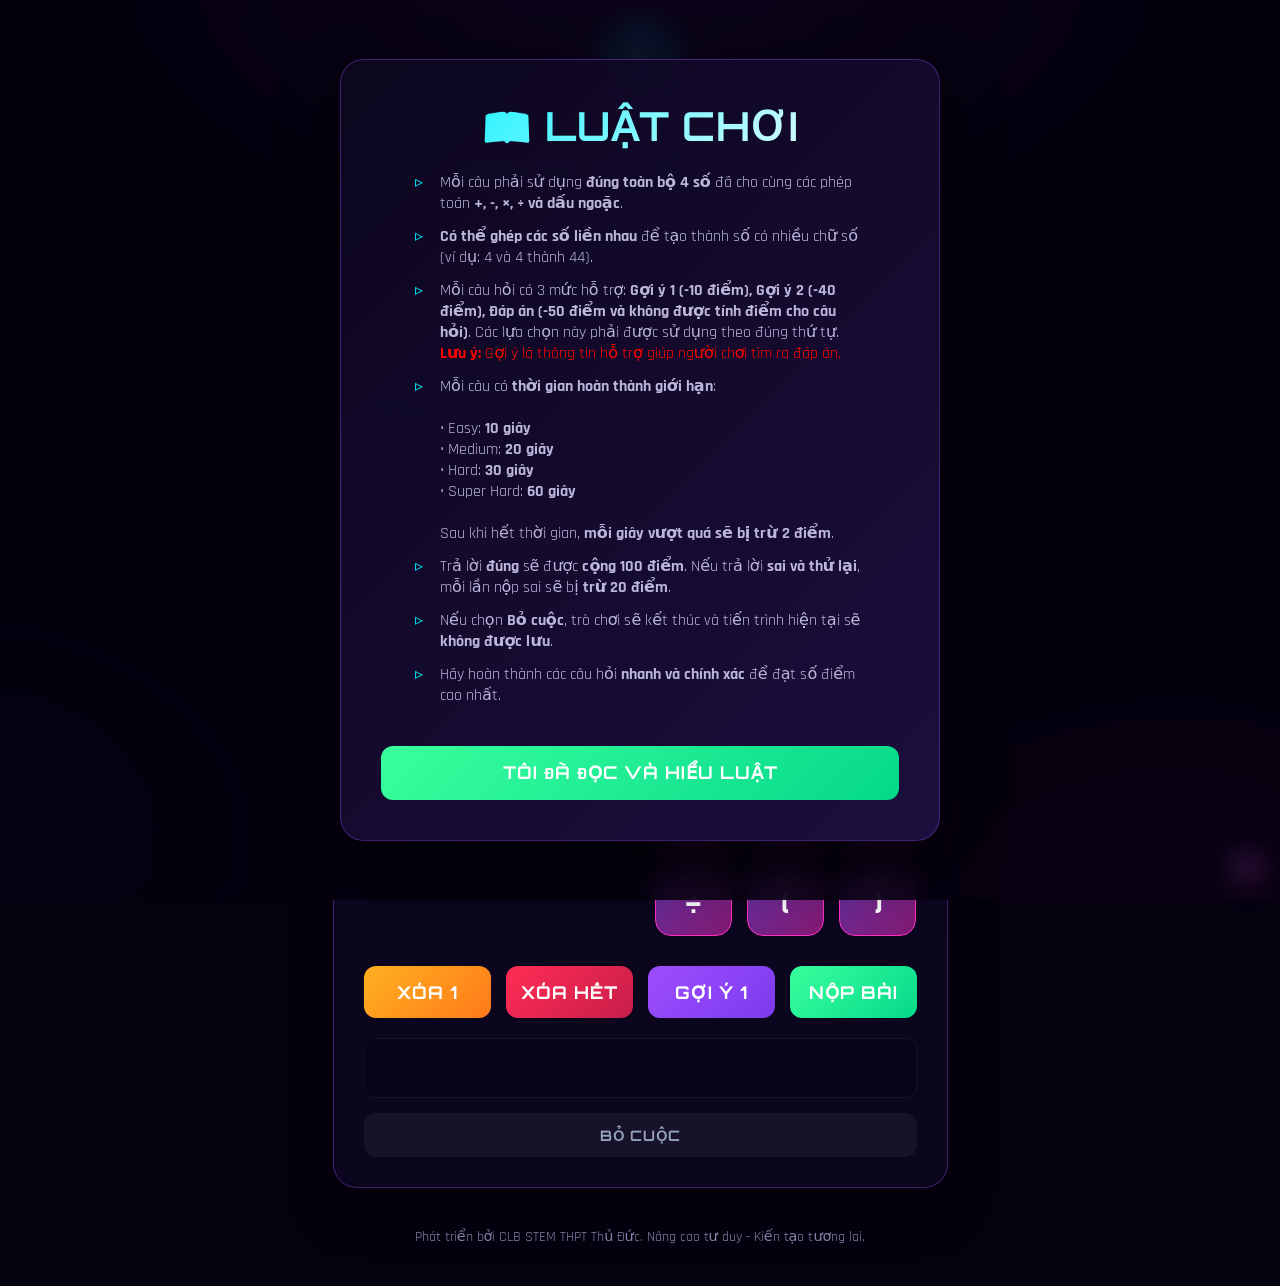
<file: pages/game1.html>
<!DOCTYPE html>
<html lang="vi">

<head>
    <meta charset="UTF-8">
    <meta name="viewport" content="width=device-width, initial-scale=1.0">
    <title>STEM Mathrix - Game</title>
    <link rel="icon" href="../images/LOGO STEM official.png" type="image/svg+xml">
    <link href="https://fonts.googleapis.com/css2?family=Orbitron:wght@600;700;800;900&family=Rajdhani:wght@400;500;600;700&display=swap" rel="stylesheet">
    <link rel="stylesheet" href="../css/theme.css">
    <link rel="stylesheet" href="../css/game1.css">
</head>
<body>
    <div class="bg-fx" aria-hidden="true">
        <div class="bg-fx__stars"></div>
        <div class="bg-fx__grid"></div>
    </div>

    <header class="site-header">
        <div class="brand-container">
            <img src="../images/LOGO STEM official.png" alt="Logo CLB STEM" class="club-logo">
        </div>
        <div class="header-text">
            <div class="club-slogan">CLB STEM THPT Thủ Đức</div>
            <h1>Game 1 - Mathrix</h1>
            <p>Thử thách tư duy logic toán học với 4 số</p>
        </div>
    </header>

    <!-- GAME PAGE -->
    <section id="gamePage" class="container">
        <div class="game-panel">

            <!-- Trạng thái game -->
            <div class="status-bar">
                <!-- Player name removed per refactor -->
                <div class="status-item">
                    <span class="status-label">Điểm</span>
                    <span class="status-value score" id="scoreValue">0</span>
                </div>
                <div class="status-item">
                    <span class="status-label">Tổng thời gian</span>
                    <span class="status-value timer" id="timerValue">00:00</span>
                </div>
                <div class="status-item">
                    <span class="status-label">Thời gian câu</span>
                    <span class="status-value" id="questionTimerValue" style="color: var(--color-accent);">00:00</span>
                </div>
                <div class="status-item">
                    <span class="status-label">Gợi ý</span>
                    <span class="status-value" id="hintValue">0</span>
                </div>
            </div>

            <!-- Cấp độ & Tiến trình -->
            <div class="level-info-container">
                <div class="level-name" id="levelName">Easy - Câu 1</div>
                <div class="level-badge badge-easy" id="levelBadge">LEVEL: EASY</div>
            </div>

            <div class="progress-container">
                <div class="progress-text" id="progressText">
                    <span>Tiến độ</span>
                    <span>Câu 1 / 20</span>
                </div>
                <div class="progress-track">
                    <div class="progress-fill" id="progressFill"></div>
                </div>
            </div>

            <!-- Số mục tiêu -->
            <div class="target-display">
                <span class="target-label">Mục tiêu</span>
                <span class="target-number" id="targetNumber">24</span>
            </div>

            <!-- Hiển thị biểu thức người chơi -->
            <div class="expression-box" id="expressionBox"></div>

            <!-- Bảng điều khiển: Số và Phép toán -->
            <div class="controls-grid">
                <div class="numbers-grid" id="numbersGrid">
                    <!-- Numbers will be injected here -->
                </div>
                <div class="operators-grid" id="operatorsGrid">
                    <button class="btn-game btn-operator" data-val="+">+</button>
                    <button class="btn-game btn-operator" data-val="-">-</button>
                    <button class="btn-game btn-operator" data-val="*">×</button>
                    <button class="btn-game btn-operator" data-val="/">÷</button>
                    <button class="btn-game btn-operator" data-val="(">(</button>
                    <button class="btn-game btn-operator" data-val=")">)</button>
                </div>
            </div>

            <!-- Hành động -->
            <div class="actions-grid">
                <button class="btn-action btn-delete" id="btnDelete">Xóa 1</button>
                <button class="btn-action btn-clear" id="btnClear">Xóa hết</button>
                <button class="btn-action btn-hint" id="btnHint">Gợi ý 1</button>
                <button class="btn-action btn-submit" id="btnSubmit">Nộp bài</button>
            </div>

            <!-- Thông báo kết quả -->
            <div class="feedback-msg" id="feedbackMsg"></div>

            <!-- Nút Bỏ cuộc -->
            <button class="btn-action" id="btnSkip"
                style="width: 100%; margin-top: 15px; background: rgba(255,255,255,0.05); color: #94a3b8; padding: 12px; font-size: 0.9rem;">Bỏ cuộc</button>

        </div>
    </section>

    <footer class="site-footer">
        <p>Phát triển bởi <span>CLB STEM THPT Thủ Đức</span>. Nâng cao tư duy - Kiến tạo tương lai.</p>
    </footer>

    <!-- Overlay Luật chơi -->
    <div class="overlay" id="rulesOverlay">
        <div class="modal-card rules-modal">
            <h2>📖 LUẬT CHƠI</h2>
            <ul class="rules-list">
                <li>Mỗi câu phải sử dụng <strong>đúng toàn bộ 4 số</strong> đã cho cùng các phép toán <strong>+, -, ×, ÷ và dấu ngoặc</strong>.</li>
                <li><strong>Có thể ghép các số liền nhau</strong> để tạo thành số có nhiều chữ số (ví dụ: 4 và 4 thành 44).</li>
                <li>Mỗi câu hỏi có 3 mức hỗ trợ: <strong>Gợi ý 1 (-10 điểm), Gợi ý 2 (-40 điểm), Đáp án (-50 điểm và không được tính điểm cho câu hỏi)</strong>. Các lựa chọn này phải được sử dụng theo đúng thứ tự. <span style="color: red;"><strong>Lưu ý:</strong> Gợi ý là thông tin hỗ trợ giúp người chơi tìm ra đáp án.</span></li>
                <li>
                    Mỗi câu có <strong>thời gian hoàn thành giới hạn</strong>:<br><br>
                    • Easy: <strong>10 giây</strong><br>
                    • Medium: <strong>20 giây</strong><br>
                    • Hard: <strong>30 giây</strong><br>
                    • Super Hard: <strong>60 giây</strong><br><br>
                    Sau khi hết thời gian, <strong>mỗi giây vượt quá sẽ bị trừ 2 điểm</strong>.
                </li>
                <li>Trả lời <strong>đúng</strong> sẽ được <strong>cộng 100 điểm</strong>. Nếu trả lời <strong>sai và thử lại</strong>, mỗi lần nộp sai sẽ bị <strong>trừ 20 điểm</strong>.</li>
                <li>Nếu chọn <strong>Bỏ cuộc</strong>, trò chơi sẽ kết thúc và tiến trình hiện tại sẽ <strong>không được lưu</strong>.</li>
                <li>Hãy hoàn thành các câu hỏi <strong>nhanh và chính xác</strong> để đạt số điểm cao nhất.</li>
            </ul>
            <button class="btn-action btn-submit" id="btnConfirmRules" style="width: 100%; padding: 15px; font-size: 1.1rem; border-radius: 12px; margin-top: 10px;">Tôi đã đọc và hiểu luật</button>
        </div>
    </div>

    <!-- Overlay Stats / Win -->
    <div class="overlay" id="statsOverlay">
        <div class="modal-card">
            <h2 id="statsTitle">KẾT THÚC</h2>

            <p id="statsMessage" style="color: var(--text-secondary); margin-bottom: 10px;">
                Bạn đã hoàn thành toàn bộ thử thách STEM Mathrix!
            </p>
            <p id="top3Alert"
                style="color: var(--color-success); font-weight: bold; font-size: 1.2rem; display: none; margin-bottom: 10px;">
                🎉 Chúc mừng! Bạn đã hoàn thành trò chơi! 🎉</p>

            <div class="stats-grid">
                <div class="stat-box">
                    <span class="label">Tổng thời gian</span>
                    <span class="value" id="statTime">00:00</span>
                </div>
                <div class="stat-box">
                    <span class="label">Câu đúng</span>
                    <span class="value" id="statCorrect">0</span>
                </div>
                <div class="stat-box">
                    <span class="label">Số Gợi ý đã dùng</span>
                    <span class="value" id="statHints">0</span>
                </div>
                <div class="stat-box">
                    <span class="label">Tổng Điểm</span>
                    <span class="value" style="color: var(--neon-amber)" id="statScore">0</span>
                </div>
            </div>

            <div style="display:flex; gap:15px; justify-content:center;">
                <a class="btn-action btn-submit" href="menu.html">Về Menu</a>
            </div>
        </div>
    </div>

    <!-- Custom Quit Confirm Modal -->
    <div class="overlay" id="skipConfirmOverlay">
        <div class="modal-card" style="max-width: 450px; padding: 30px;">
            <h2 style="color: var(--color-warning); font-size: 1.8rem; margin-bottom: 15px;">⚠️ BỎ CUỘC?</h2>
            <p style="color: var(--text-secondary); margin-bottom: 25px; font-size: 1rem; line-height: 1.5;">
                Bạn có chắc muốn kết thúc trò chơi?<br>
                Tiến trình hiện tại sẽ không được lưu.
            </p>
            <div style="display: flex; gap: 15px; justify-content: center;">
                <button class="btn-action" id="btnCancelSkip" style="background: rgba(255,255,255,0.1); color: var(--text-secondary); flex: 1; padding: 12px; font-size: 1rem;">Tiếp tục chơi</button>
                <button class="btn-action btn-submit" id="btnConfirmSkip" style="background: linear-gradient(135deg, #ef4444, #dc2626); flex: 1; padding: 12px; font-size: 1rem;">Bỏ cuộc</button>
            </div>
        </div>
    </div>

    <!-- Level Banner Transition -->
    <div class="level-banner" id="levelBanner">LEVEL: EASY</div>

    <!-- Personal Avatar -->
    <div class="author-avatar">Sun</div>

    <!-- Scripts -->
    <script src="../js/game1/data.js"></script>
    <script src="../js/game1/parser.js"></script>
    <script src="../js/game1/ui.js"></script>
    <script src="../js/game1/game.js"></script>
    <script src="../js/game1/app.js"></script></body>

</html>
</file>
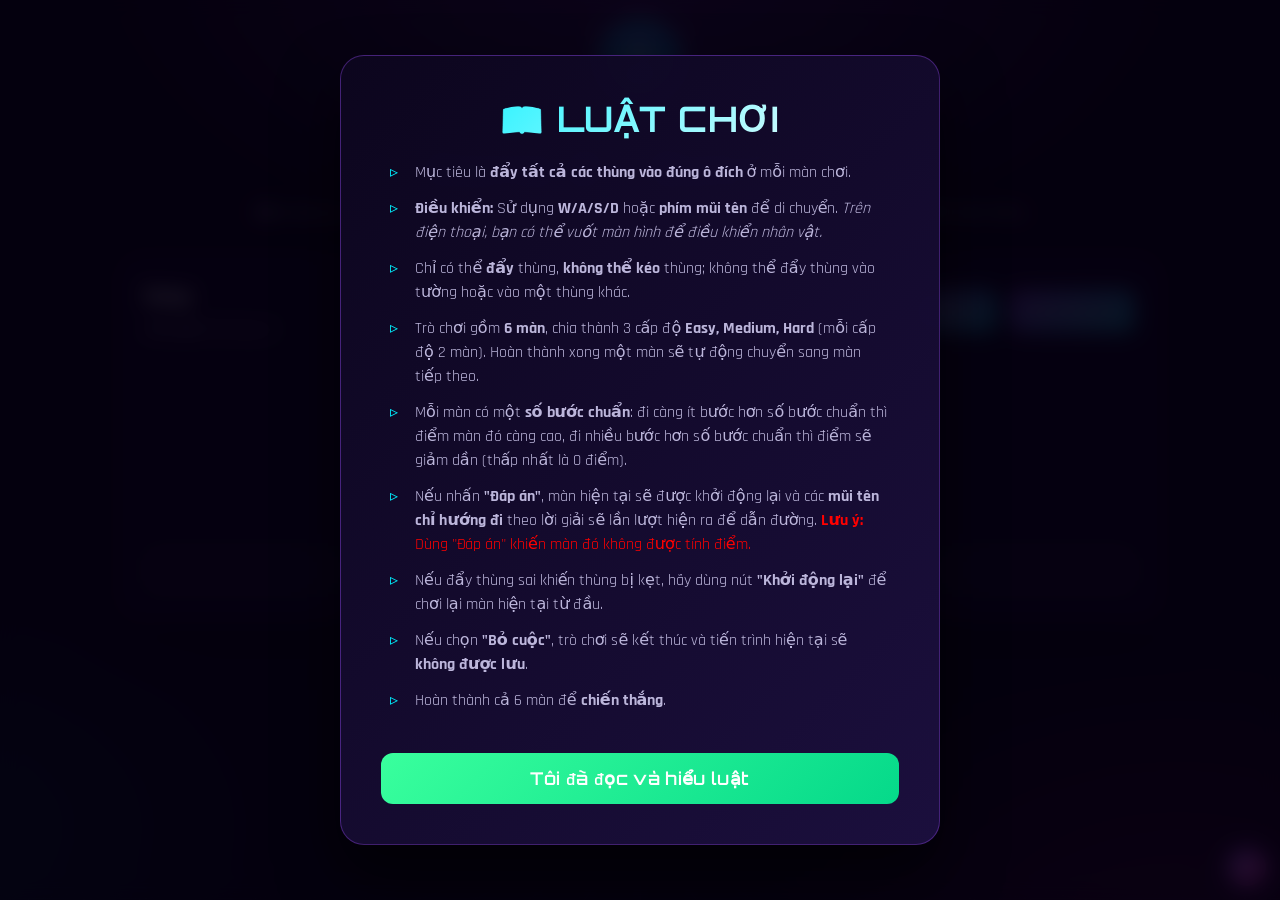
<file: pages/game2.html>
<!DOCTYPE html>
<html lang="vi">
<head>
    <meta charset="UTF-8">
    <meta name="viewport" content="width=device-width, initial-scale=1.0">
    <title>STEM Mathrix - Game 2</title>
    <link rel="icon" href="../images/LOGO STEM official.png" type="image/svg+xml">
    <link href="https://fonts.googleapis.com/css2?family=Orbitron:wght@600;700;800;900&family=Rajdhani:wght@400;500;600;700&display=swap" rel="stylesheet">
    <link rel="stylesheet" href="../css/theme.css">
    <link rel="stylesheet" href="../css/game2.css">
</head>
<body>
    <div class="bg-fx" aria-hidden="true">
        <div class="bg-fx__stars"></div>
        <div class="bg-fx__grid"></div>
    </div>
    <header class="site-header">
        <div class="brand-container">
            <img src="../images/LOGO STEM official.png" alt="Logo CLB STEM" class="club-logo">
        </div>
        <div class="header-text">
            <div class="club-slogan">CLB STEM THPT Thủ Đức</div>
            <h1>Game 2 - Sokoban</h1>
            <p>Đẩy thùng vào vị trí đích bằng các phím W/A/S/D hoặc các phím mũi tên (trên điện thoại: vuốt màn hình).</p>
        </div>
    </header>

    <main class="game2-page">
        <section class="game2-panel">
            <div class="game2-header">
                <div>
                    <h2 id="levelName">Easy</h2>
                    <p class="level-subtitle">Số bước đã dùng: <span id="moveCount">0</span></p>
                </div>
                <div class="game2-actions">
                    <button class="btn-action" id="answerButton">Đáp án</button>
                    <button class="btn-action" id="restartButton">Khởi động lại</button>
                </div>
            </div>

            <div class="game2-board-container">
                <div id="gameBoard" class="game2-board" aria-label="Bảng Sokoban"></div>
            </div>

            <div class="game2-footer">
                <div class="status-pill">
                    <span class="status-label">Điểm</span>
                    <span class="status-value" id="scoreBadge">0</span>
                </div>
                <div class="status-pill">
                    <span class="status-label">Số bước chuẩn còn lại</span>
                    <span class="status-value" id="targetStepsBadge">0</span>
                </div>
            </div>

            <button class="btn-action" id="quitButton">Bỏ cuộc</button>
        </section>

        <div class="overlay" id="quitConfirmOverlay">
            <div class="modal-card quit-card" style="max-width: 450px; padding: 30px;">
                <h2 style="color: var(--neon-amber); font-size: 1.8rem; margin-bottom: 15px; background: none; -webkit-text-fill-color: initial;">⚠️ BỎ CUỘC?</h2>
                <p style="color: var(--muted); margin-bottom: 25px; font-size: 1rem; line-height: 1.5;">
                    Bạn có chắc muốn kết thúc trò chơi?<br>
                    Tiến trình hiện tại sẽ không được lưu.
                </p>
                <div class="quit-actions">
                    <button class="btn-action btn-quit-cancel" id="cancelQuitButton">Tiếp tục chơi</button>
                    <a class="btn-action btn-quit-confirm" href="menu.html">Bỏ cuộc</a>
                </div>
            </div>
        </div>

        <div class="level-banner" id="levelBanner">LEVEL</div>
    </main>

    <footer class="site-footer">
        <p>Phát triển bởi <span>CLB STEM THPT Thủ Đức</span>. Nâng cao tư duy - Kiến tạo tương lai.</p>
    </footer>

    <div class="overlay active" id="rulesOverlay">
        <div class="modal-card rules-modal">
            <h2>📖 LUẬT CHƠI</h2>
            <ul class="rules-list">
                <li>Mục tiêu là <strong>đẩy tất cả các thùng vào đúng ô đích</strong> ở mỗi màn chơi.</li>
                <li><strong>Điều khiển:</strong> Sử dụng <strong>W/A/S/D</strong> hoặc <strong>phím mũi tên</strong> để di chuyển. <em>Trên điện thoại, bạn có thể vuốt màn hình để điều khiển nhân vật.</em></li>
                <li>Chỉ có thể <strong>đẩy</strong> thùng, <strong>không thể kéo</strong> thùng; không thể đẩy thùng vào tường hoặc vào một thùng khác.</li>
                <li>Trò chơi gồm <strong>6 màn</strong>, chia thành 3 cấp độ <strong>Easy, Medium, Hard</strong> (mỗi cấp độ 2 màn). Hoàn thành xong một màn sẽ tự động chuyển sang màn tiếp theo.</li>
                <li>Mỗi màn có một <strong>số bước chuẩn</strong>: đi càng ít bước hơn số bước chuẩn thì điểm màn đó càng cao, đi nhiều bước hơn số bước chuẩn thì điểm sẽ giảm dần (thấp nhất là 0 điểm).</li>
                <li>Nếu nhấn <strong>"Đáp án"</strong>, màn hiện tại sẽ được khởi động lại và các <strong>mũi tên chỉ hướng đi</strong> theo lời giải sẽ lần lượt hiện ra để dẫn đường. <span style="color: red;"><strong>Lưu ý:</strong> Dùng "Đáp án" khiến màn đó không được tính điểm.</span></li>
                <li>Nếu đẩy thùng sai khiến thùng bị kẹt, hãy dùng nút <strong>"Khởi động lại"</strong> để chơi lại màn hiện tại từ đầu.</li>
                <li>Nếu chọn <strong>"Bỏ cuộc"</strong>, trò chơi sẽ kết thúc và tiến trình hiện tại sẽ <strong>không được lưu</strong>.</li>
                <li>Hoàn thành cả 6 màn để <strong>chiến thắng</strong>.</li>
            </ul>
            <button class="btn-action btn-submit" id="btnConfirmRules">Tôi đã đọc và hiểu luật</button>
        </div>
    </div>

    <!-- Overlay Stats / Win -->
    <div class="overlay" id="statsOverlay">
        <div class="modal-card">
            <h2 id="statsTitle">KẾT THÚC</h2>

            <p id="statsMessage" style="color: var(--muted); margin-bottom: 10px;">
                Bạn đã hoàn thành toàn bộ thử thách Sokoban!
            </p>
            <p id="top3Alert"
                style="color: var(--success); font-weight: bold; font-size: 1.2rem; display: none; margin-bottom: 10px;">
                🎉 Chúc mừng! Bạn đã hoàn thành trò chơi! 🎉</p>

            <div class="stats-grid">
                <div class="stat-box">
                    <span class="label">Số màn vượt qua</span>
                    <span class="value" id="statLevels">6/6</span>
                </div>
                <div class="stat-box">
                    <span class="label">Tổng Điểm</span>
                    <span class="value" style="color: var(--neon-amber)" id="statScore">0</span>
                </div>
            </div>

            <div style="display:flex; gap:15px; justify-content:center;">
                <a class="btn-action btn-submit" href="menu.html">Về Menu</a>
            </div>
        </div>
    </div>

    <!-- Personal Avatar -->
    <div class="author-avatar">Sun</div>

    <script src="../js/game2/game2.js"></script></body>
</html>
</file>
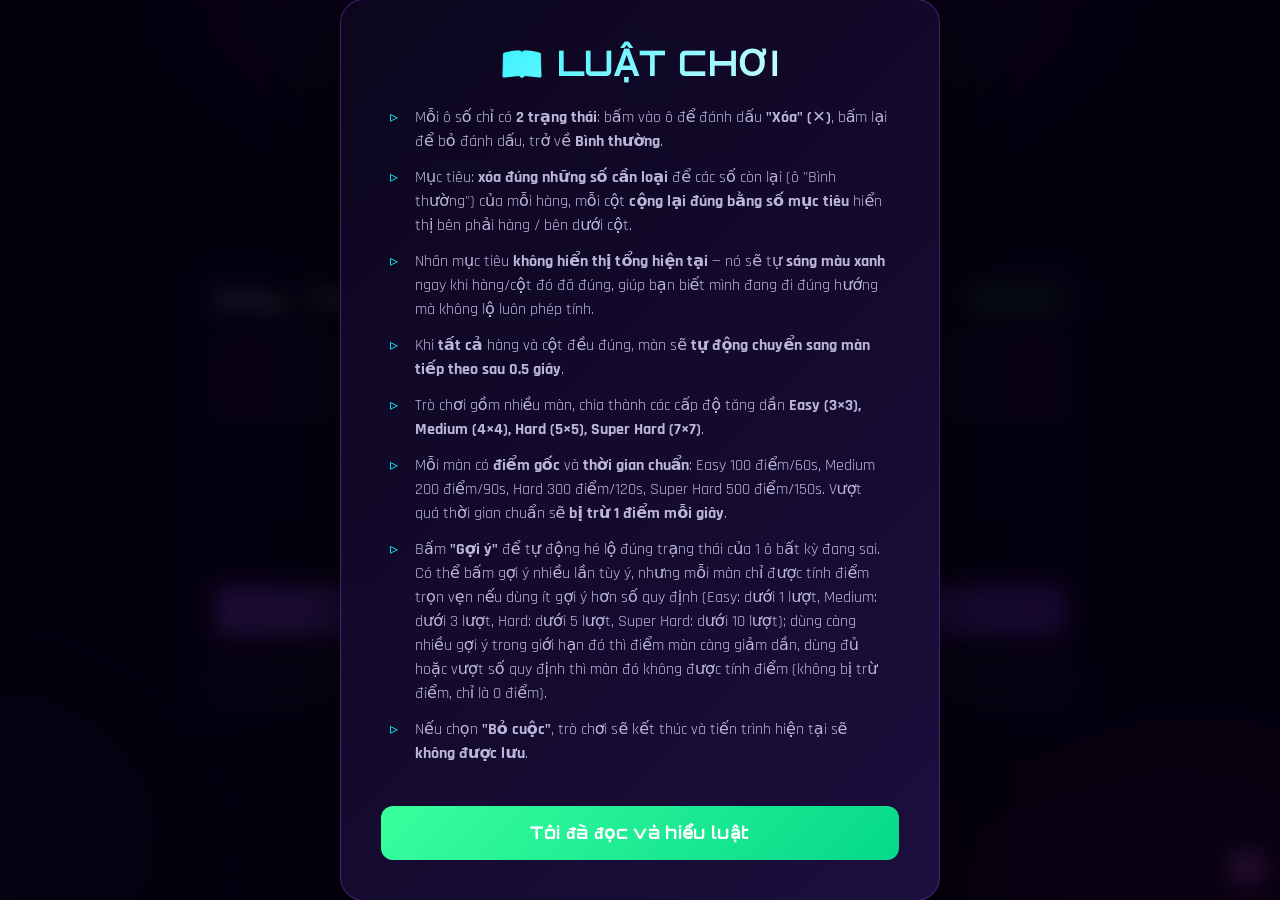
<file: pages/game3.html>
<!DOCTYPE html>
<html lang="vi">

<head>
    <meta charset="UTF-8">
    <meta name="viewport" content="width=device-width, initial-scale=1.0">
    <title>STEM Mathrix - Game 3</title>
    <link rel="icon" href="../images/LOGO STEM official.png" type="image/svg+xml">
    <link href="https://fonts.googleapis.com/css2?family=Orbitron:wght@600;700;800;900&family=Rajdhani:wght@400;500;600;700&display=swap" rel="stylesheet">
    <link rel="stylesheet" href="../css/theme.css">
    <link rel="stylesheet" href="../css/game3.css">
</head>
<body>
    <div class="bg-fx" aria-hidden="true">
        <div class="bg-fx__stars"></div>
        <div class="bg-fx__grid"></div>
    </div>

    <header class="site-header">
        <div class="brand-container">
            <img src="../images/LOGO STEM official.png" alt="Logo CLB STEM" class="club-logo">
        </div>
        <div class="header-text">
            <div class="club-slogan">CLB STEM THPT Thủ Đức</div>
            <h1>Game 3 - Sumplete</h1>
            <p>Xóa đúng số để tổng mỗi hàng, mỗi cột khớp với mục tiêu.</p>
        </div>
    </header>

    <main class="game3-page">
        <section class="game3-panel">

            <div class="level-info-container">
                <div class="level-name" id="levelName">Easy - Màn 1</div>
                <div class="level-badge badge-easy" id="levelBadge">LEVEL: EASY</div>
            </div>

            <div class="status-bar">
                <div class="status-item">
                    <span class="status-label">Điểm</span>
                    <span class="status-value score" id="scoreValue">0</span>
                </div>
                <div class="status-item">
                    <span class="status-label">Thời gian</span>
                    <span class="status-value timer" id="timerValue">00:00</span>
                </div>
                <div class="status-item">
                    <span class="status-label">Gợi ý đã dùng</span>
                    <span class="status-value" id="hintValue">0</span>
                </div>
            </div>

            <div class="game3-board-container">
                <div id="gameBoard" class="sumplete-grid" aria-label="Lưới Sumplete"></div>
            </div>

            <div class="feedback-msg" id="feedbackMsg"></div>

            <div class="game3-actions">
                <button class="btn-action btn-hint" id="btnHint">Gợi ý</button>
            </div>

            <button class="btn-action" id="btnQuit"
                style="width: 100%; margin-top: 5px; background: rgba(255,255,255,0.05); color: #94a3b8; padding: 12px; font-size: 0.9rem;">Bỏ cuộc</button>

        </section>
    </main>

    <footer class="site-footer">
        <p>Phát triển bởi <span>CLB STEM THPT Thủ Đức</span>. Nâng cao tư duy - Kiến tạo tương lai.</p>
    </footer>

    <!-- Overlay Luật chơi -->
    <div class="overlay" id="rulesOverlay">
        <div class="modal-card rules-modal">
            <h2>📖 LUẬT CHƠI</h2>
            <ul class="rules-list">
                <li>Mỗi ô số chỉ có <strong>2 trạng thái</strong>: bấm vào ô để đánh dấu <strong>"Xóa" (✕)</strong>, bấm lại để bỏ đánh dấu, trở về <strong>Bình thường</strong>.</li>
                <li>Mục tiêu: <strong>xóa đúng những số cần loại</strong> để các số còn lại (ô "Bình thường") của mỗi hàng, mỗi cột <strong>cộng lại đúng bằng số mục tiêu</strong> hiển thị bên phải hàng / bên dưới cột.</li>
                <li>Nhãn mục tiêu <strong>không hiển thị tổng hiện tại</strong> — nó sẽ tự <strong>sáng màu xanh</strong> ngay khi hàng/cột đó đã đúng, giúp bạn biết mình đang đi đúng hướng mà không lộ luôn phép tính.</li>
                <li>Khi <strong>tất cả</strong> hàng và cột đều đúng, màn sẽ <strong>tự động chuyển sang màn tiếp theo sau 0.5 giây</strong>.</li>
                <li>Trò chơi gồm nhiều màn, chia thành các cấp độ tăng dần <strong>Easy (3×3), Medium (4×4), Hard (5×5), Super Hard (7×7)</strong>.</li>
                <li>Mỗi màn có <strong>điểm gốc</strong> và <strong>thời gian chuẩn</strong>: Easy 100 điểm/60s, Medium 200 điểm/90s, Hard 300 điểm/120s, Super Hard 500 điểm/150s. Vượt quá thời gian chuẩn sẽ <strong>bị trừ 1 điểm mỗi giây</strong>.</li>
                <li>Bấm <strong>"Gợi ý"</strong> để tự động hé lộ đúng trạng thái của 1 ô bất kỳ đang sai. Có thể bấm gợi ý nhiều lần tùy ý, nhưng mỗi màn chỉ được tính điểm trọn vẹn nếu dùng ít gợi ý hơn số quy định (Easy: dưới 1 lượt, Medium: dưới 3 lượt, Hard: dưới 5 lượt, Super Hard: dưới 10 lượt); dùng càng nhiều gợi ý trong giới hạn đó thì điểm màn càng giảm dần, dùng đủ hoặc vượt số quy định thì màn đó không được tính điểm (không bị trừ điểm, chỉ là 0 điểm).</li>
                <li>Nếu chọn <strong>"Bỏ cuộc"</strong>, trò chơi sẽ kết thúc và tiến trình hiện tại sẽ <strong>không được lưu</strong>.</li>
            </ul>
            <button class="btn-action btn-submit" id="btnConfirmRules" style="width: 100%; padding: 15px; font-size: 1.1rem; border-radius: 12px; margin-top: 10px;">Tôi đã đọc và hiểu luật</button>
        </div>
    </div>

    <!-- Custom Quit Confirm Modal -->
    <div class="overlay" id="quitConfirmOverlay">
        <div class="modal-card" style="max-width: 450px; padding: 30px;">
            <h2 style="color: var(--neon-amber); font-size: 1.8rem; margin-bottom: 15px;">⚠️ BỎ CUỘC?</h2>
            <p style="color: var(--muted); margin-bottom: 25px; font-size: 1rem; line-height: 1.5;">
                Bạn có chắc muốn kết thúc trò chơi?<br>
                Tiến trình hiện tại sẽ không được lưu.
            </p>
            <div class="quit-actions">
                <button class="btn-action btn-quit-cancel" id="btnCancelQuit">Tiếp tục chơi</button>
                <button class="btn-action btn-quit-confirm" id="btnConfirmQuit">Bỏ cuộc</button>
            </div>
        </div>
    </div>

    <!-- Overlay Stats / Win -->
    <div class="overlay" id="statsOverlay">
        <div class="modal-card">
            <h2 id="statsTitle">KẾT THÚC</h2>

            <p id="statsMessage" style="color: var(--muted); margin-bottom: 10px;">
                Bạn đã hoàn thành toàn bộ thử thách Sumplete!
            </p>
            <p id="top3Alert"
                style="color: var(--success); font-weight: bold; font-size: 1.2rem; display: none; margin-bottom: 10px;">
                🎉 Chúc mừng! Bạn đã hoàn thành trò chơi! 🎉</p>

            <div class="stats-grid">
                <div class="stat-box">
                    <span class="label">Số màn vượt qua</span>
                    <span class="value" id="statLevels">0/6</span>
                </div>
                <div class="stat-box">
                    <span class="label">Tổng Điểm</span>
                    <span class="value" style="color: var(--neon-amber)" id="statScore">0</span>
                </div>
                <div class="stat-box">
                    <span class="label">Thời gian</span>
                    <span class="value" id="statTime">00:00</span>
                </div>
                <div class="stat-box">
                    <span class="label">Gợi ý đã dùng</span>
                    <span class="value" id="statHints">0</span>
                </div>
            </div>

            <div style="display:flex; gap:15px; justify-content:center;">
                <a class="btn-action btn-submit" href="menu.html">Về Menu</a>
            </div>
        </div>
    </div>

    <!-- Level Banner Transition -->
    <div class="level-banner" id="levelBanner">LEVEL: EASY</div>

    <!-- Personal Avatar -->
    <div class="author-avatar">Sun</div>

    <!-- Scripts -->
    <script src="../js/game3/data.js"></script>
    <script src="../js/game3/ui.js"></script>
    <script src="../js/game3/game.js"></script>
    <script src="../js/game3/app.js"></script></body>

</html>
</file>
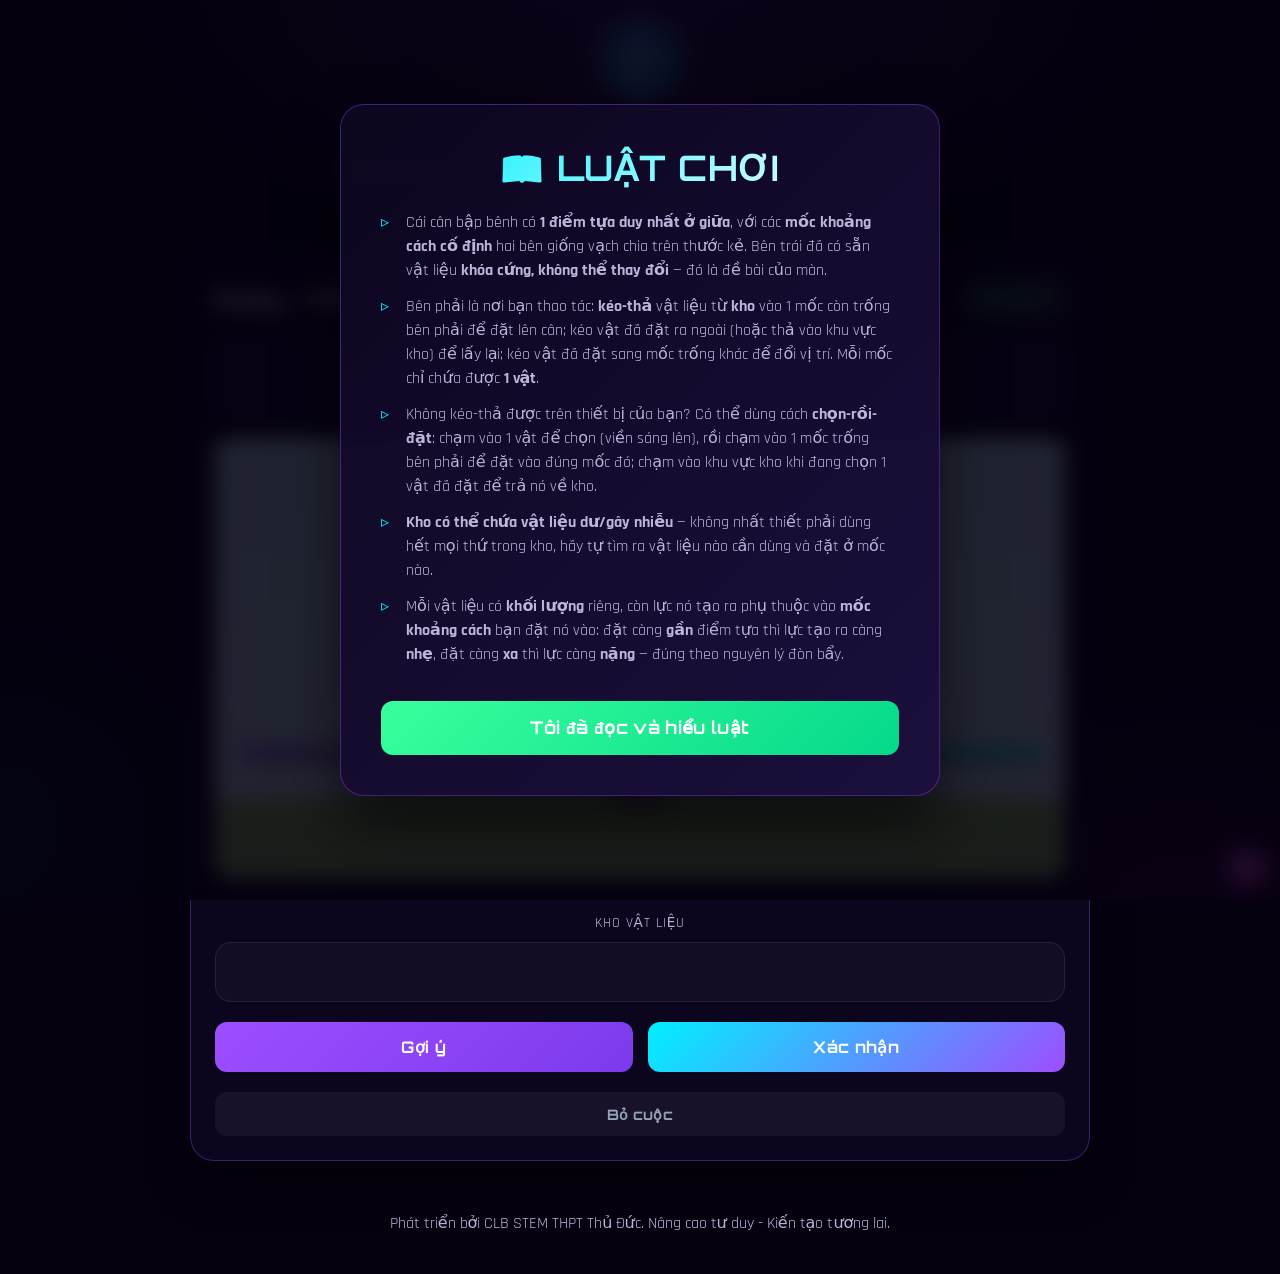
<file: pages/game4.html>
<!DOCTYPE html>
<html lang="vi">

<head>
    <meta charset="UTF-8">
    <meta name="viewport" content="width=device-width, initial-scale=1.0">
    <title>STEM Mathrix - Game 4</title>
    <link rel="icon" href="../images/LOGO STEM official.png" type="image/svg+xml">
    <link href="https://fonts.googleapis.com/css2?family=Orbitron:wght@600;700;800;900&family=Rajdhani:wght@400;500;600;700&display=swap" rel="stylesheet">
    <link rel="stylesheet" href="../css/theme.css">
    <link rel="stylesheet" href="../css/game4.css">
</head>
<body>
    <div class="bg-fx" aria-hidden="true">
        <div class="bg-fx__stars"></div>
        <div class="bg-fx__grid"></div>
    </div>

    <header class="site-header">
        <div class="brand-container">
            <img src="../images/LOGO STEM official.png" alt="Logo CLB STEM" class="club-logo">
        </div>
        <div class="header-text">
            <div class="club-slogan">CLB STEM THPT Thủ Đức</div>
            <h1>Game 4 - A Balancing Act</h1>
            <p>Kéo vật liệu vào đúng vị trí để cân bằng.</p>
        </div>
    </header>

    <main class="game4-page">
        <section class="game4-panel">

            <div class="level-info-container">
                <div class="level-name" id="levelName">Easy - Màn 1</div>
                <div class="level-badge badge-easy" id="levelBadge">LEVEL: EASY</div>
            </div>

            <div class="status-bar">
                <div class="status-item">
                    <span class="status-label">Điểm</span>
                    <span class="status-value score" id="scoreValue">0</span>
                </div>
                <div class="status-item">
                    <span class="status-label">Thời gian</span>
                    <span class="status-value timer" id="timerValue">00:00</span>
                </div>
                <div class="status-item">
                    <span class="status-label">Gợi ý đã dùng</span>
                    <span class="status-value" id="hintValue">0</span>
                </div>
            </div>

            <div id="bridgeBoard" class="bridge-board">
                <div class="board-sky"></div>
                <div class="board-ground" id="boardGround"></div>
                <div class="seesaw-pivot" id="seesawPivot"></div>
                <div class="seesaw-beam" id="seesawBeam"></div>
                <div class="support-stick hidden" id="supportStick"></div>
                <button class="btn-action btn-retry hidden" id="btnRetry" type="button">Thử lại</button>
            </div>

            <div class="tray-container">
                <div class="tray-title">Kho vật liệu</div>
                <div id="itemTray" class="item-tray"></div>
            </div>

            <div class="game4-actions">
                <button class="btn-action btn-hint" id="btnHint">Gợi ý</button>
                <button class="btn-action btn-confirm" id="btnConfirm">Xác nhận</button>
            </div>

            <button class="btn-action" id="btnQuit"
                style="width: 100%; margin-top: 5px; background: rgba(255,255,255,0.05); color: #94a3b8; padding: 12px; font-size: 0.9rem;">Bỏ cuộc</button>

        </section>
    </main>

    <footer class="site-footer">
        <p>Phát triển bởi <span>CLB STEM THPT Thủ Đức</span>. Nâng cao tư duy - Kiến tạo tương lai.</p>
    </footer>

    <!-- Overlay Luật chơi -->
    <div class="overlay" id="rulesOverlay">
        <div class="modal-card rules-modal">
            <h2>📖 LUẬT CHƠI</h2>
            <ul class="rules-list">
                <li>Cái cân bập bênh có <strong>1 điểm tựa duy nhất ở giữa</strong>, với các <strong>mốc khoảng cách cố định</strong> hai bên giống vạch chia trên thước kẻ. Bên trái đã có sẵn vật liệu <strong>khóa cứng, không thể thay đổi</strong> — đó là đề bài của màn.</li>
                <li>Bên phải là nơi bạn thao tác: <strong>kéo-thả</strong> vật liệu từ <strong>kho</strong> vào 1 mốc còn trống bên phải để đặt lên cân; kéo vật đã đặt ra ngoài (hoặc thả vào khu vực kho) để lấy lại; kéo vật đã đặt sang mốc trống khác để đổi vị trí. Mỗi mốc chỉ chứa được <strong>1 vật</strong>.</li>
                <li>Không kéo-thả được trên thiết bị của bạn? Có thể dùng cách <strong>chọn-rồi-đặt</strong>: chạm vào 1 vật để chọn (viền sáng lên), rồi chạm vào 1 mốc trống bên phải để đặt vào đúng mốc đó; chạm vào khu vực kho khi đang chọn 1 vật đã đặt để trả nó về kho.</li>
                <li><strong>Kho có thể chứa vật liệu dư/gây nhiễu</strong> — không nhất thiết phải dùng hết mọi thứ trong kho, hãy tự tìm ra vật liệu nào cần dùng và đặt ở mốc nào.</li>
                <li>Mỗi vật liệu có <strong>khối lượng</strong> riêng, còn lực nó tạo ra phụ thuộc vào <strong>mốc khoảng cách</strong> bạn đặt nó vào: đặt càng <strong>gần</strong> điểm tựa thì lực tạo ra càng <strong>nhẹ</strong>, đặt càng <strong>xa</strong> thì lực càng <strong>nặng</strong> — đúng theo nguyên lý đòn bẩy.</li>
                <li>Trong lúc bạn đặt/gỡ vật liệu, một <strong>cây gậy đỡ</strong> giữ cân <strong>nằm ngang cố định</strong> — cứ thoải mái thử các cách đặt khác nhau, cân sẽ không tự nghiêng.</li>
                <li>Khi đã sẵn sàng, bấm <strong>"Xác nhận"</strong>: cây gậy biến mất và cân <strong>tự nghiêng theo đúng lực thật</strong> 2 bên. Nếu lực bên phải (momen phải) <strong>bằng chính xác tuyệt đối</strong> lực bên trái (momen trái) — không có sai số — cân sẽ về ngang thẳng và <strong>sáng xanh</strong>; nếu chưa đúng, cân sẽ đứng nghiêng để bạn thấy rõ.</li>
                <li>Cân bằng đúng thì màn <strong>tự động hoàn thành</strong> và chuyển sang màn tiếp theo sau 0.5 giây.</li>
                <li>Đặt sai (bấm "Xác nhận" mà cân chưa cân bằng) sẽ bị <strong>trừ 50 điểm</strong> mỗi lần; vật liệu vẫn giữ nguyên vị trí để bạn tự chỉnh lại. Cân sẽ đứng nghiêng để bạn thấy rõ, sau đó nút <strong>"Thử lại"</strong> hiện lên — bấm vào đó để gậy đỡ quay lại, cân về ngang và bạn thử tiếp — <strong>không giới hạn số lần thử</strong>.</li>
                <li>Trò chơi gồm <strong>6 màn</strong>, chia thành 3 cấp độ tăng dần: <strong>Easy, Medium, Hard</strong> (mỗi cấp 2 màn).</li>
                <li>Mỗi màn có <strong>điểm gốc</strong>, <strong>thời gian chuẩn</strong> và <strong>số gợi ý tối đa để được điểm trọn vẹn</strong> riêng. Vượt quá thời gian chuẩn sẽ bị <strong>trừ 1 điểm mỗi giây</strong>.</li>
                <li>Bấm <strong>"Gợi ý"</strong> để tự động đặt đúng vị trí cho 1 vật bất kỳ đang sai (có thể là đặt vào mốc đúng, hoặc trả về kho nếu đó là vật gây nhiễu). Có thể bấm gợi ý nhiều lần tùy ý, nhưng dùng càng nhiều gợi ý thì điểm màn càng giảm dần.</li>
                <li>Nếu chọn <strong>"Bỏ cuộc"</strong>, trò chơi sẽ kết thúc và tiến trình hiện tại sẽ <strong>không được lưu</strong>.</li>
            </ul>
            <button class="btn-action btn-submit" id="btnConfirmRules" style="width: 100%; padding: 15px; font-size: 1.1rem; border-radius: 12px; margin-top: 10px;">Tôi đã đọc và hiểu luật</button>
        </div>
    </div>

    <!-- Custom Quit Confirm Modal -->
    <div class="overlay" id="quitConfirmOverlay">
        <div class="modal-card" style="max-width: 450px; padding: 30px;">
            <h2 style="color: var(--neon-amber); font-size: 1.8rem; margin-bottom: 15px;">⚠️ BỎ CUỘC?</h2>
            <p style="color: var(--muted); margin-bottom: 25px; font-size: 1rem; line-height: 1.5;">
                Bạn có chắc muốn kết thúc trò chơi?<br>
                Tiến trình hiện tại sẽ không được lưu.
            </p>
            <div class="quit-actions">
                <button class="btn-action btn-quit-cancel" id="btnCancelQuit">Tiếp tục chơi</button>
                <button class="btn-action btn-quit-confirm" id="btnConfirmQuit">Bỏ cuộc</button>
            </div>
        </div>
    </div>

    <!-- Overlay Stats / Win -->
    <div class="overlay" id="statsOverlay">
        <div class="modal-card">
            <h2 id="statsTitle">KẾT THÚC</h2>

            <p id="statsMessage" style="color: var(--muted); margin-bottom: 10px;">
                Bạn đã hoàn thành toàn bộ thử thách A Balancing Act!
            </p>
            <p id="top3Alert"
                style="color: var(--success); font-weight: bold; font-size: 1.2rem; display: none; margin-bottom: 10px;">
                🎉 Chúc mừng! Bạn đã hoàn thành trò chơi! 🎉</p>

            <div class="stats-grid">
                <div class="stat-box">
                    <span class="label">Số màn vượt qua</span>
                    <span class="value" id="statLevels">0/6</span>
                </div>
                <div class="stat-box">
                    <span class="label">Tổng Điểm</span>
                    <span class="value" style="color: var(--neon-amber)" id="statScore">0</span>
                </div>
                <div class="stat-box">
                    <span class="label">Thời gian</span>
                    <span class="value" id="statTime">00:00</span>
                </div>
                <div class="stat-box">
                    <span class="label">Gợi ý đã dùng</span>
                    <span class="value" id="statHints">0</span>
                </div>
            </div>

            <div style="display:flex; gap:15px; justify-content:center;">
                <a class="btn-action btn-submit" href="menu.html">Về Menu</a>
            </div>
        </div>
    </div>

    <!-- Level Banner Transition -->
    <div class="level-banner" id="levelBanner">LEVEL: EASY</div>

    <!-- Personal Avatar -->
    <div class="author-avatar">Sun</div>

    <!-- Scripts -->
    <script src="../js/game4/data.js"></script>
    <script src="../js/game4/ui.js"></script>
    <script src="../js/game4/game.js"></script>
    <script src="../js/game4/app.js"></script>
</body>

</html>
</file>
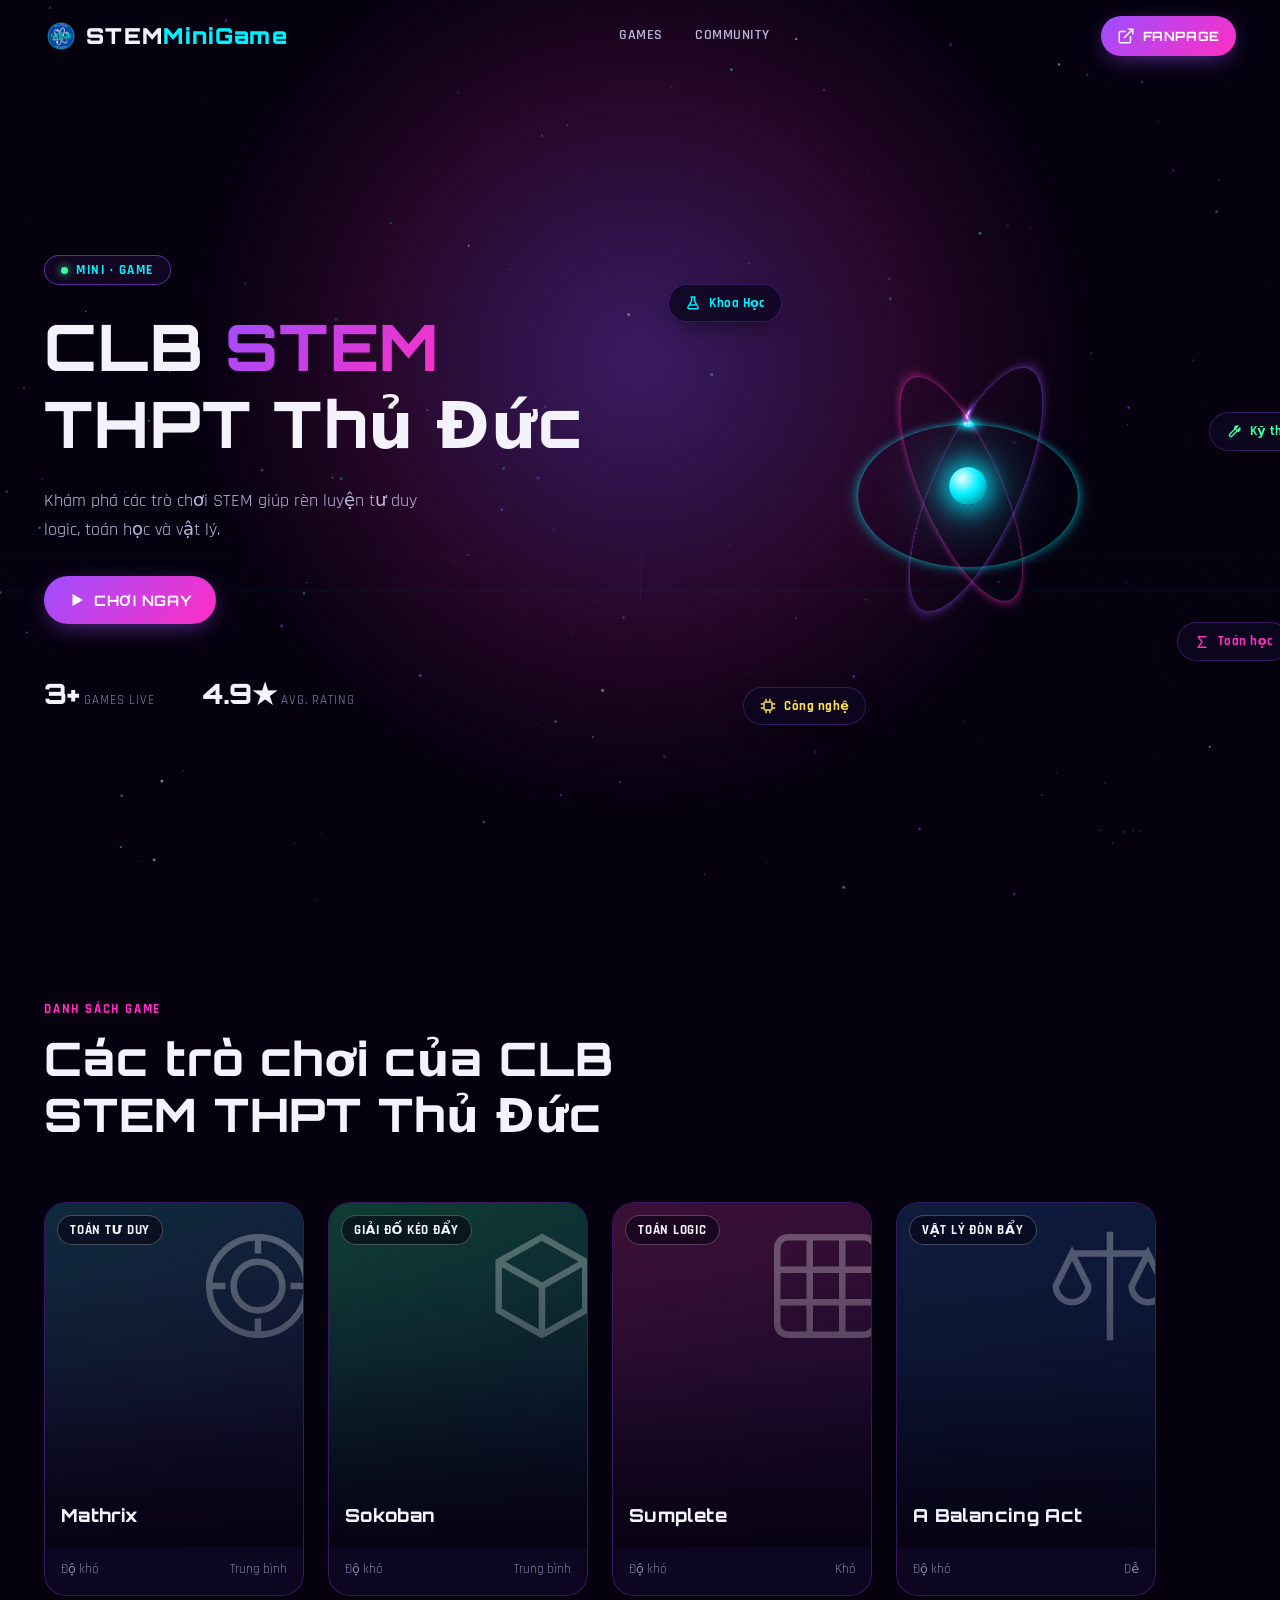
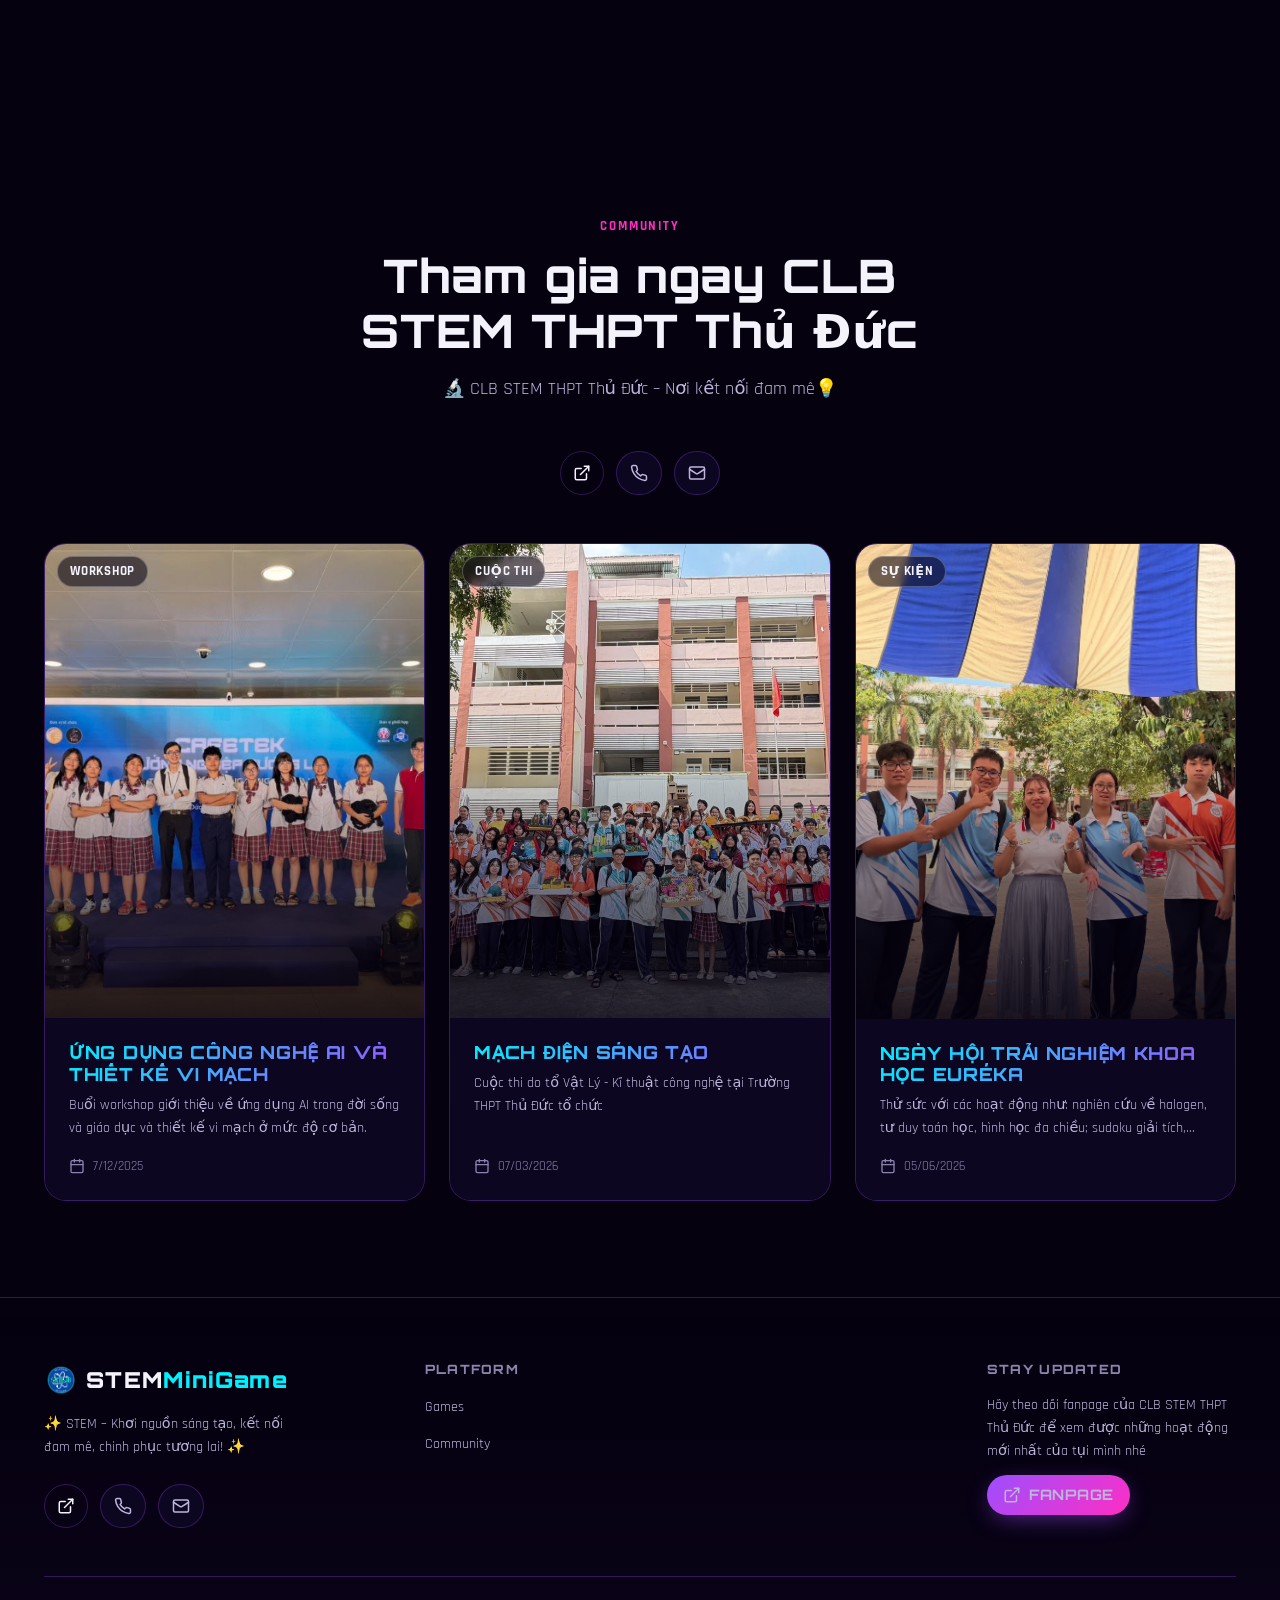
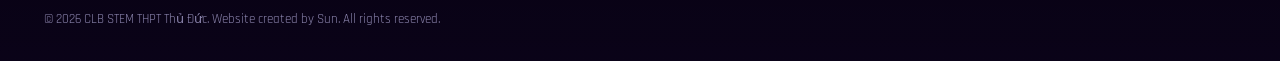
<file: pages/menu.html>
<!DOCTYPE html>
<html lang="vi">
<head>
<meta charset="UTF-8">
<meta name="viewport" content="width=device-width, initial-scale=1">
<title>STEM Mini Game - Menu</title>
<meta name="description" content="STEM Mini Game - Nền tảng trò chơi của CLB STEM THPT Thủ Đức, giúp rèn luyện tư duy logic, toán học và lập trình.">
<link rel="icon" href="../images/LOGO STEM official.png" type="image/svg+xml">
<link rel="stylesheet" href="../css/menu.css">
</head>
<body>
<a class="skip-link" href="#main">Skip to main content</a>
<canvas id="starfield" aria-hidden="true"></canvas>
<div class="noise-overlay" aria-hidden="true"></div>

<!-- ========================= NAVBAR ========================= -->
<header class="navbar" id="navbar">
  <div class="container navbar-inner">
    <a href="#top" class="brand">
      <span class="brand-mark">
        <img src="../images/LOGO STEM official.png" alt="Logo CLB STEM">
      </span>
      <span class="brand-name">STEM<span>MiniGame</span></span>
    </a>

    <nav class="nav-links" id="navLinks" aria-label="Primary">
      <a href="#games">Games</a>
      <a href="#community">Community</a>
    </nav>

    <div class="navbar-actions">
      <a class="btn btn-primary btn-sm" href="https://www.facebook.com/profile.php?id=61582505532666" data-desktop-only>
        <svg viewBox="0 0 24 24" fill="none" stroke="currentColor" stroke-width="2" stroke-linecap="round" stroke-linejoin="round"><path d="M18 13v6a2 2 0 0 1-2 2H5a2 2 0 0 1-2-2V8a2 2 0 0 1 2-2h6"/><path d="M15 3h6v6"/><path d="M10 14 21 3"/></svg>
        Fanpage
      </a>
      <button class="nav-toggle" id="navToggle" aria-expanded="false" aria-controls="navLinks" aria-label="Toggle navigation menu">
        <svg class="icon-menu" viewBox="0 0 24 24" fill="none" stroke="currentColor" stroke-width="2" stroke-linecap="round"><path d="M4 7h16M4 12h16M4 17h16"/></svg>
        <svg class="icon-close" viewBox="0 0 24 24" fill="none" stroke="currentColor" stroke-width="2" stroke-linecap="round"><path d="M6 6l12 12M18 6 6 18"/></svg>
      </button>
    </div>
  </div>
</header>

<main id="main">

  <!-- ========================= HERO ========================= -->
  <section class="hero" id="top">
    <div class="hero-glow" aria-hidden="true"></div>
    <div class="hero-grid-floor" aria-hidden="true"></div>

    <div class="container hero-inner">
      <div class="hero-copy">
        <span class="eyebrow"><span class="dot"></span> Mini · Game</span>
        <h1 class="hero-title">CLB <span class="grad">STEM</span> THPT Thủ Đức</h1>
        <p class="hero-sub">Khám phá các trò chơi STEM giúp rèn luyện tư duy logic, toán học và vật lý.</p>

        <div class="hero-actions">
          <a class="btn btn-primary" href="#games">
            <svg viewBox="0 0 24 24" fill="none"><path d="M6 4l14 8-14 8V4z" fill="currentColor"/></svg>
            Chơi ngay
          </a>
        </div>

        <div class="hero-stats">
          <div class="hero-stat">
            <span class="num" data-count="3" data-suffix="+">0</span>
            <span class="label">Games Live</span>
          </div>
          <div class="hero-stat">
            <span class="num" data-static="4.9">4.9★</span>
            <span class="label">Avg. Rating</span>
          </div>
        </div>
      </div>

      <div class="hero-visual" aria-hidden="true">
        <div class="atom-core">
          <div class="atom-wobble">
            <div class="atom-orbit o3"><div class="orbit-ring"></div><div class="electron-spin"><div class="electron"></div></div></div>
            <div class="atom-orbit o2"><div class="orbit-ring"></div><div class="electron-spin"><div class="electron"></div></div></div>
            <div class="atom-orbit o1"><div class="orbit-ring"></div><div class="electron-spin"><div class="electron"></div></div></div>
          </div>
          <div class="atom-nucleus"></div>
        </div>
        <div class="floating-chip c1"><svg viewBox="0 0 24 24" fill="none" stroke="currentColor" stroke-width="2.2" stroke-linecap="round" stroke-linejoin="round"><path d="M9 3h6M10 3v5.5L4.5 18a1.8 1.8 0 0 0 1.6 2.7h11.8a1.8 1.8 0 0 0 1.6-2.7L14 8.5V3"/><path d="M7.5 15h9"/></svg> Khoa Học</div>
        <div class="floating-chip c2"><svg viewBox="0 0 24 24" fill="none" stroke="currentColor" stroke-width="2.2" stroke-linecap="round" stroke-linejoin="round"><path d="M18 4H6l6 8-6 8h12"/></svg> Toán học</div>
        <div class="floating-chip c3"><svg viewBox="0 0 24 24" fill="none" stroke="currentColor" stroke-width="2.2" stroke-linecap="round" stroke-linejoin="round"><rect x="6" y="6" width="12" height="12" rx="2"/><path d="M9 2v3M15 2v3M9 19v3M15 19v3M2 9h3M2 15h3M19 9h3M19 15h3"/></svg> Công nghệ</div>
        <div class="floating-chip c4"><svg viewBox="0 0 24 24" fill="none" stroke="currentColor" stroke-width="2.2" stroke-linecap="round" stroke-linejoin="round"><path d="M14.7 6.3a1 1 0 0 0 0 1.4l1.6 1.6a1 1 0 0 0 1.4 0l3.1-3.1a4 4 0 0 1-4.9 4.9L8.7 18.3a2.1 2.1 0 0 1-3-3L12.9 8a4 4 0 0 1 4.9-4.9l-3.1 3.1z"/></svg> Kỹ thuật</div>
      </div>
    </div>
  </section>

  <!-- ========================= GAME SHOWCASE ========================= -->
  <section class="section" id="games">
    <div class="container">
      <div class="carousel-header reveal">
        <div class="section-head" style="margin-bottom:0;">
          <span class="section-tag">Danh sách game</span>
          <h2 class="section-title">Các trò chơi của CLB STEM THPT Thủ Đức</h2>
        </div>
        <div class="carousel-controls">
          <button class="carousel-btn" id="carouselAutoplay" type="button" aria-pressed="true" aria-label="Pause auto-scroll">
            <svg class="icon-pause" viewBox="0 0 24 24" fill="none" stroke="currentColor" stroke-width="2" stroke-linecap="round" stroke-linejoin="round"><rect x="6" y="5" width="4" height="14" rx="1"/><rect x="14" y="5" width="4" height="14" rx="1"/></svg>
            <svg class="icon-play" viewBox="0 0 24 24" fill="none" stroke="currentColor" stroke-width="2" stroke-linecap="round" stroke-linejoin="round" style="display:none;"><path d="M8 5v14l11-7z" fill="currentColor" stroke="none"/></svg>
          </button>
          <button class="carousel-btn" id="carouselPrev" type="button" aria-label="Previous games">
            <svg viewBox="0 0 24 24" fill="none" stroke="currentColor" stroke-width="2.2" stroke-linecap="round" stroke-linejoin="round"><path d="M15 18l-6-6 6-6"/></svg>
          </button>
          <button class="carousel-btn" id="carouselNext" type="button" aria-label="Next games">
            <svg viewBox="0 0 24 24" fill="none" stroke="currentColor" stroke-width="2.2" stroke-linecap="round" stroke-linejoin="round"><path d="M9 18l6-6-6-6"/></svg>
          </button>
        </div>
      </div>

      <div class="carousel-viewport" id="carouselViewport" role="region" aria-roledescription="carousel" aria-label="Featured games">
        <ul class="carousel-track" id="carouselTrack">

          <li class="game-card reveal">
            <a class="game-cover" href="game1.html" aria-label="Chơi Mathrix" style="background:linear-gradient(160deg,#0f2a3d,#160a30);">
              <svg class="glyph" viewBox="0 0 24 24" fill="none" stroke="currentColor" stroke-width="1.2"><circle cx="12" cy="12" r="9"/><circle cx="12" cy="12" r="4.5"/><path d="M12 3v3M12 18v3M3 12h3M18 12h3"/></svg>
              <span class="game-genre">Toán tư duy</span>
              <div class="game-cover-content">
                <h3>Mathrix</h3>
              </div>
              <div class="game-play-overlay"><span class="play-btn" aria-hidden="true"><svg viewBox="0 0 24 24" fill="none"><path d="M6 4l14 8-14 8V4z" fill="currentColor"/></svg></span></div>
            </a>
            <div class="game-card-footer"><span>Độ khó</span><span>Trung bình</span></div>
          </li>

          <li class="game-card reveal">
            <a class="game-cover" href="game2.html" aria-label="Chơi Sokoban" style="background:linear-gradient(160deg,#0f3d33,#0a1030);">
              <svg class="glyph" viewBox="0 0 24 24" fill="none" stroke="currentColor" stroke-width="1.2"><path d="M12 3 4 7.5v9L12 21l8-4.5v-9L12 3z"/><path d="M4 7.5 12 12l8-4.5M12 12v9"/></svg>
              <span class="game-genre">Giải đố kéo đẩy</span>
              <div class="game-cover-content">
                <h3>Sokoban</h3>
              </div>
              <div class="game-play-overlay"><span class="play-btn" aria-hidden="true"><svg viewBox="0 0 24 24" fill="none"><path d="M6 4l14 8-14 8V4z" fill="currentColor"/></svg></span></div>
            </a>
            <div class="game-card-footer"><span>Độ khó</span><span>Trung bình</span></div>
          </li>

          <li class="game-card reveal">
            <a class="game-cover" href="game3.html" aria-label="Chơi Sumplete" style="background:linear-gradient(160deg,#3d0f36,#160a30);">
              <svg class="glyph" viewBox="0 0 24 24" fill="none" stroke="currentColor" stroke-width="1.2"><rect x="3" y="3" width="18" height="18" rx="2"/><path d="M3 9h18M3 15h18M9 3v18M15 3v18"/></svg>
              <span class="game-genre">Toán logic</span>
              <div class="game-cover-content">
                <h3>Sumplete</h3>
              </div>
              <div class="game-play-overlay"><span class="play-btn" aria-hidden="true"><svg viewBox="0 0 24 24" fill="none"><path d="M6 4l14 8-14 8V4z" fill="currentColor"/></svg></span></div>
            </a>
            <div class="game-card-footer"><span>Độ khó</span><span>Khó</span></div>
          </li>

          <li class="game-card reveal">
            <a class="game-cover" href="game4.html" aria-label="Chơi Cầu Cân Bằng" style="background:linear-gradient(160deg,#0f1c3d,#0a1030);">
              <svg class="glyph" viewBox="0 0 24 24" fill="none" stroke="currentColor" stroke-width="1.2"><path d="M12 2v20M5 6h14M5 6 2 12a3 3 0 0 0 6 0L5 6zM19 6l-3 6a3 3 0 0 0 6 0l-3-6z"/></svg>
              <span class="game-genre">Vật lý đòn bẩy</span>
              <div class="game-cover-content">
                <h3>A Balancing Act</h3>
              </div>
              <div class="game-play-overlay"><span class="play-btn" aria-hidden="true"><svg viewBox="0 0 24 24" fill="none"><path d="M6 4l14 8-14 8V4z" fill="currentColor"/></svg></span></div>
            </a>
            <div class="game-card-footer"><span>Độ khó</span><span>Dễ</span></div>
          </li>

        </ul>
      </div>

      <div class="carousel-dots" id="carouselDots" role="tablist" aria-label="Game slide navigation"></div>
      <p class="carousel-status" id="carouselStatus" aria-live="polite"></p>
    </div>
  </section>

  <!-- ========================= COMMUNITY ========================= -->
  <section class="section" id="community">
    <div class="container">
      <div class="section-head center reveal">
        <span class="section-tag">Community</span>
        <h2 class="section-title">Tham gia ngay CLB STEM THPT Thủ Đức</h2>
        <p class="section-desc">🔬 CLB STEM THPT Thủ Đức – Nơi kết nối đam mê💡</p>
      </div>

      <!-- TODO: thay các đường link/placeholder bên dưới bằng thông tin liên hệ thật -->
      <div class="community-social">
        <a href="https://www.facebook.com/profile.php?id=61582505532666" aria-label="Fanpage CLB STEM" target="_blank" rel="noopener">
          <svg viewBox="0 0 24 24" fill="none" stroke="currentColor" stroke-width="2" stroke-linecap="round" stroke-linejoin="round"><path d="M18 13v6a2 2 0 0 1-2 2H5a2 2 0 0 1-2-2V8a2 2 0 0 1 2-2h6"/><path d="M15 3h6v6"/><path d="M10 14 21 3"/></svg>
        </a>
        <button type="button" class="contact-pill" data-copy-value="090 927 00 65" data-copy-label="Số điện thoại" aria-label="Sao chép số điện thoại liên hệ">
          <svg viewBox="0 0 24 24" fill="none" stroke="currentColor" stroke-width="2" stroke-linecap="round" stroke-linejoin="round"><path d="M22 16.92v3a2 2 0 0 1-2.18 2 19.79 19.79 0 0 1-8.63-3.07 19.5 19.5 0 0 1-6-6 19.79 19.79 0 0 1-3.07-8.67A2 2 0 0 1 4.11 2h3a2 2 0 0 1 2 1.72c.127.96.361 1.903.7 2.81a2 2 0 0 1-.45 2.11L8.09 9.91a16 16 0 0 0 6 6l1.27-1.27a2 2 0 0 1 2.11-.45c.907.339 1.85.573 2.81.7A2 2 0 0 1 22 16.92z"/></svg>
          <span class="contact-pill-text">090 927 00 65</span>
        </button>
        <button type="button" class="contact-pill" data-copy-value="quangchausp@gmail.com" data-copy-label="Email" aria-label="Sao chép email liên hệ">
          <svg viewBox="0 0 24 24" fill="none" stroke="currentColor" stroke-width="2" stroke-linecap="round" stroke-linejoin="round"><rect x="2" y="4" width="20" height="16" rx="2"/><path d="m22 7-8.97 5.7a1.94 1.94 0 0 1-2.06 0L2 7"/></svg>
          <span class="contact-pill-text">quangchausp@gmail.com</span>
        </button>
      </div>

      <!-- TODO: placeholder — thay bằng tên hoạt động, nhãn phân loại, mô tả, ngày và ảnh thật -->
      <div class="activities-grid">
        <div class="activity-card reveal">
          <div class="activity-photo" style="background:linear-gradient(160deg,#0f2a3d,#160a30);">
            <img src="../images/menu/WORKSHOP.png" alt="Lập trình cơ bản" loading="lazy" onerror="this.style.display='none'">
            <span class="activity-badge">Workshop</span>
          </div>
          <div class="activity-body">
            <h3 class="activity-title">Ứng dụng công nghệ AI và thiết kế vi mạch</h3>
            <p class="activity-desc">Buổi workshop giới thiệu về ứng dụng AI trong đời sống và giáo dục và thiết kế vi mạch ở mức độ cơ bản.</p>
            <div class="activity-meta">
              <span class="activity-date">
                <svg viewBox="0 0 24 24" fill="none" stroke="currentColor" stroke-width="2" stroke-linecap="round" stroke-linejoin="round"><rect x="3" y="4" width="18" height="18" rx="2"/><path d="M16 2v4M8 2v4M3 10h18"/></svg>
                7/12/2025
              </span>
            </div>
          </div>
        </div>
        <div class="activity-card reveal">
          <div class="activity-photo" style="background:linear-gradient(160deg,#3d0f36,#160a30);">
            <img src="../images/menu/COMPETITION.png" alt="Robotics Challenge" loading="lazy" onerror="this.style.display='none'">
            <span class="activity-badge">Cuộc thi</span>
          </div>
          <div class="activity-body">
            <h3 class="activity-title">Mạch điện sáng tạo</h3>
            <p class="activity-desc">Cuộc thi do tổ Vật Lý - Kĩ thuật công nghệ tại Trường THPT Thủ Đức tổ chức</p>
            <div class="activity-meta">
              <span class="activity-date">
                <svg viewBox="0 0 24 24" fill="none" stroke="currentColor" stroke-width="2" stroke-linecap="round" stroke-linejoin="round"><rect x="3" y="4" width="18" height="18" rx="2"/><path d="M16 2v4M8 2v4M3 10h18"/></svg>
                07/03/2026
              </span>
            </div>
          </div>
        </div>
        <div class="activity-card reveal">
          <div class="activity-photo" style="background:linear-gradient(160deg,#0f3d33,#0a1030);">
            <img src="../images/menu/EVENT.png" alt="Trại hè STEM" loading="lazy" onerror="this.style.display='none'">
            <span class="activity-badge">Sự kiện</span>
          </div>
          <div class="activity-body">
            <h3 class="activity-title">Ngày hội Trải nghiệm Khoa học Euréka</h3>
            <p class="activity-desc">Thử sức với các hoạt động như: nghiên cứu về halogen, tư duy toán học, hình học đa chiều; sudoku giải tích,...</p>
            <div class="activity-meta">
              <span class="activity-date">
                <svg viewBox="0 0 24 24" fill="none" stroke="currentColor" stroke-width="2" stroke-linecap="round" stroke-linejoin="round"><rect x="3" y="4" width="18" height="18" rx="2"/><path d="M16 2v4M8 2v4M3 10h18"/></svg>
                05/06/2026
              </span>
            </div>
          </div>
        </div>
      </div>

    </div>
  </section>

<!-- ========================= FOOTER ========================= -->
<footer class="site-footer">
  <div class="container">
    <div class="footer-top">
      <div class="footer-brand">
        <a href="#top" class="brand">
          <span class="brand-mark"><img src="../images/LOGO STEM official.png" alt="Logo CLB STEM"></span>
          <span class="brand-name">STEM<span>MiniGame</span></span>
        </a>
        <p>✨ STEM – Khơi nguồn sáng tạo, kết nối đam mê, chinh phục tương lai! ✨</p>
        <!-- TODO: thay các đường link/placeholder bên dưới bằng thông tin liên hệ thật -->
        <div class="footer-social">
          <a href="https://www.facebook.com/profile.php?id=61582505532666" aria-label="Fanpage CLB STEM" target="_blank" rel="noopener">
            <svg viewBox="0 0 24 24" fill="none" stroke="currentColor" stroke-width="2" stroke-linecap="round" stroke-linejoin="round"><path d="M18 13v6a2 2 0 0 1-2 2H5a2 2 0 0 1-2-2V8a2 2 0 0 1 2-2h6"/><path d="M15 3h6v6"/><path d="M10 14 21 3"/></svg>
          </a>
          <button type="button" class="contact-pill" data-copy-value="090 927 00 65" data-copy-label="Số điện thoại" aria-label="Sao chép số điện thoại liên hệ">
            <svg viewBox="0 0 24 24" fill="none" stroke="currentColor" stroke-width="2" stroke-linecap="round" stroke-linejoin="round"><path d="M22 16.92v3a2 2 0 0 1-2.18 2 19.79 19.79 0 0 1-8.63-3.07 19.5 19.5 0 0 1-6-6 19.79 19.79 0 0 1-3.07-8.67A2 2 0 0 1 4.11 2h3a2 2 0 0 1 2 1.72c.127.96.361 1.903.7 2.81a2 2 0 0 1-.45 2.11L8.09 9.91a16 16 0 0 0 6 6l1.27-1.27a2 2 0 0 1 2.11-.45c.907.339 1.85.573 2.81.7A2 2 0 0 1 22 16.92z"/></svg>
            <span class="contact-pill-text">090 927 00 65</span>
          </button>
          <button type="button" class="contact-pill" data-copy-value="quangchausp@gmail.com" data-copy-label="Email" aria-label="Sao chép email liên hệ">
            <svg viewBox="0 0 24 24" fill="none" stroke="currentColor" stroke-width="2" stroke-linecap="round" stroke-linejoin="round"><rect x="2" y="4" width="20" height="16" rx="2"/><path d="m22 7-8.97 5.7a1.94 1.94 0 0 1-2.06 0L2 7"/></svg>
            <span class="contact-pill-text">quangchausp@gmail.com</span>
          </button>
        </div>
      </div>

      <div class="footer-col">
        <h4>Platform</h4>
        <ul>
          <li><a href="#games">Games</a></li>
          <li><a href="#community   ">Community</a></li>
        </ul>
      </div>
      <div class="footer-col">
        
      </div>
      <div class="footer-col">
        <h4>Stay Updated</h4>
        <p style="color:var(--text-secondary);font-size:var(--fs-sm);margin-bottom:var(--space-3);">Hãy theo dõi fanpage của CLB STEM THPT Thủ Đức để xem được những hoạt động mới nhất của tụi mình nhé</p>
        <a class="btn btn-primary btn-sm" href="https://www.facebook.com/profile.php?id=61582505532666" target="_blank" rel="noopener">
          <svg viewBox="0 0 24 24" fill="none" stroke="currentColor" stroke-width="2" stroke-linecap="round" stroke-linejoin="round"><path d="M18 13v6a2 2 0 0 1-2 2H5a2 2 0 0 1-2-2V8a2 2 0 0 1 2-2h6"/><path d="M15 3h6v6"/><path d="M10 14 21 3"/></svg>
          Fanpage
        </a>
      </div>
    </div>

    <div class="footer-bottom">
      <span>&copy; <span id="year"></span> CLB STEM THPT Thủ Đức. Website created by Sun. All rights reserved.</span>
    </div>
  </div>
</footer>

<button class="back-to-top" id="backToTop" type="button" aria-label="Back to top">
  <svg viewBox="0 0 24 24" fill="none" stroke="currentColor" stroke-width="2.2" stroke-linecap="round" stroke-linejoin="round"><path d="M12 19V5M5 12l7-7 7 7"/></svg>
</button>

<script src="../js/menu.js"></script></body>
</html>
</file>
<file: css/theme.css>
/* =========================================================
   ARCLIGHT THEME — shared retro-futuristic / synthwave tokens
   Loaded BEFORE every page's own stylesheet on all 5 pages
   (menu.html, game1-4.html) so color/font/background stay in
   sync from one place. Page stylesheets keep their layout and
   component rules — only the duplicated :root color tokens,
   body background and body font-family move here.
   ========================================================= */

@import url('https://fonts.googleapis.com/css2?family=Orbitron:wght@600;700;800;900&family=Rajdhani:wght@400;500;600;700&display=swap');

:root {
    /* --- Canonical ARCLIGHT palette --- */
    --bg-void: #05010f;
    --bg-surface: #0d0620;
    --bg-surface-2: #140a2e;
    --bg-surface-3: #1b0f3d;

    --neon-cyan: #00f0ff;
    --neon-magenta: #ff2ec4;
    --neon-purple: #9d4eff;
    --neon-yellow: #ffe14d;
    --neon-green: #39ff9d;
    --neon-green-2: #05d98a;
    --neon-red: #ff2d55;
    --neon-red-2: #c81e4a;
    --neon-amber: #ffb020;
    --neon-amber-2: #ff7a1a;

    --border-glow: rgba(157, 78, 255, 0.35);
    --border-glow-strong: rgba(157, 78, 255, 0.65);

    --text-hi: #f4f2fb;
    --text-mid: #bcb6db;
    --text-low: #8b84ad;

    --shadow-glow: 0 0 24px rgba(157, 78, 255, 0.45);

    /* --- Legacy aliases: menu.css / game1.css naming scheme --- */
    --bg-main: var(--bg-void);
    --color-primary: var(--neon-cyan);
    --color-secondary: var(--neon-purple);
    --color-accent: var(--neon-magenta);
    --text-primary: var(--text-hi);
    --text-secondary: var(--text-mid);
    --text-muted: var(--text-low);
    --bg-panel: rgba(13, 6, 32, 0.92);
    --bg-card: rgba(27, 15, 61, 0.7);
    --border-color: var(--border-glow);
    --color-success: var(--neon-green);
    --color-error: var(--neon-red);
    --color-warning: var(--neon-amber);
    --color-easy: var(--neon-green);
    --color-medium: var(--neon-cyan);
    --color-hard: var(--neon-amber-2);
    --color-superhard: var(--neon-magenta);

    /* --- Legacy aliases: game2.css / game3.css / game4.css naming scheme --- */
    --text: var(--text-hi);
    --muted: var(--text-mid);
    --accent: var(--neon-cyan);
    --accent-2: var(--neon-purple);
    --accent-3: var(--neon-magenta);
    --success: var(--neon-green);
    --danger: var(--neon-red);
}

/* --- Base --- */
html {
    overflow-x: hidden;
}

body {
    font-family: 'Rajdhani', 'Inter', system-ui, -apple-system, 'Segoe UI', sans-serif;
    background:
        radial-gradient(ellipse 900px 560px at 50% -8%, rgba(157, 78, 255, 0.32), transparent 62%),
        radial-gradient(ellipse 720px 480px at 92% 105%, rgba(255, 46, 196, 0.16), transparent 60%),
        radial-gradient(ellipse 640px 420px at -6% 92%, rgba(0, 240, 255, 0.12), transparent 60%),
        var(--bg-void);
    background-attachment: fixed;
}

@media (prefers-reduced-motion: reduce) {
    html { scroll-behavior: auto; }
    *, *::before, *::after {
        animation-duration: 0.001ms !important;
        animation-iteration-count: 1 !important;
        transition-duration: 0.001ms !important;
    }
}

::selection {
    background: var(--neon-purple);
    color: #fff;
}

:focus-visible {
    outline: 2px solid var(--neon-cyan);
    outline-offset: 2px;
    border-radius: 6px;
}

/* =========================================================
   Ambient background FX — starfield + synthwave grid floor.
   Pure CSS, no canvas/JS. position:fixed + negative z-index
   keeps it behind all normal-flow page content (headers use
   z-index:10, overlays use z-index:9999 — both stay above).
   Animations use `transform` only (compositor-cheap, no
   repaint) so it stays light on mid-range phones even while a
   game timer is ticking. `prefers-reduced-motion` disables both.
   ========================================================= */
.bg-fx {
    position: fixed;
    inset: 0;
    z-index: -1;
    overflow: hidden;
    pointer-events: none;
}

.bg-fx__stars {
    position: absolute;
    inset: -25%;
    width: 150%;
    height: 150%;
    background-image:
        radial-gradient(1.4px 1.4px at 40px 60px, rgba(255, 255, 255, 0.85), transparent),
        radial-gradient(1.4px 1.4px at 180px 240px, rgba(0, 240, 255, 0.75), transparent),
        radial-gradient(1px 1px at 300px 120px, rgba(255, 255, 255, 0.6), transparent),
        radial-gradient(1.8px 1.8px at 420px 300px, rgba(157, 78, 255, 0.8), transparent),
        radial-gradient(1px 1px at 520px 40px, rgba(255, 255, 255, 0.55), transparent),
        radial-gradient(1.4px 1.4px at 640px 200px, rgba(255, 46, 196, 0.65), transparent),
        radial-gradient(1px 1px at 20px 340px, rgba(255, 255, 255, 0.5), transparent),
        radial-gradient(1.4px 1.4px at 740px 380px, rgba(255, 255, 255, 0.75), transparent);
    background-repeat: repeat;
    background-size: 380px 220px;
    opacity: 0.55;
    animation: bgStarDrift 140s linear infinite;
    will-change: transform;
}

.bg-fx__grid {
    position: absolute;
    left: -20%;
    right: -20%;
    bottom: 0;
    height: 38%;
    background-image:
        linear-gradient(rgba(0, 240, 255, 0.16) 1px, transparent 1px),
        linear-gradient(90deg, rgba(157, 78, 255, 0.16) 1px, transparent 1px);
    background-size: 56px 56px;
    transform: perspective(320px) rotateX(76deg);
    transform-origin: bottom center;
    -webkit-mask-image: linear-gradient(to top, black 12%, transparent 88%);
    mask-image: linear-gradient(to top, black 12%, transparent 88%);
    opacity: 0.4;
    animation: bgGridScroll 6s linear infinite;
    will-change: transform;
}

@keyframes bgStarDrift {
    from { transform: translate3d(0, 0, 0); }
    to { transform: translate3d(-380px, -220px, 0); }
}

@keyframes bgGridScroll {
    from { transform: perspective(320px) rotateX(76deg) translateY(0); }
    to { transform: perspective(320px) rotateX(76deg) translateY(56px); }
}

@media (prefers-reduced-motion: reduce) {
    .bg-fx__stars, .bg-fx__grid { animation: none; }
}

/* =========================================================
   Retro-futuristic heading treatment — Orbitron stays scoped
   to titles/labels/buttons only. Gameplay digits (scores,
   timers, sumplete/mathrix numbers, chip weights) stay on the
   body font so they read clearly at a glance during play.
   ========================================================= */
.header-text h1,
.club-slogan,
.level-name,
.modal-card h2,
.level-banner,
.card-body h3,
.win-card h2,
.btn-play,
.btn-action,
.btn-game {
    font-family: 'Orbitron', 'Rajdhani', sans-serif;
    letter-spacing: 0.02em;
}

/* =========================================================
   Glowing hover / focus states — layered on top of whatever
   box-shadow each page already defines via `filter`, so it
   composes additively instead of fighting page-CSS specificity.
   ========================================================= */
.btn-play:hover,
.btn-play:focus-visible,
.btn-action:not(:disabled):hover,
.btn-action:not(:disabled):focus-visible,
.game-card:hover,
.game-card:focus-within,
.btn-game:hover,
.btn-game:focus-visible,
.sumplete-cell:hover,
.sumplete-cell:focus-visible,
.tray-item:not(.locked):hover,
.plank-slot.slot-active:hover,
.status-pill:hover {
    filter: drop-shadow(0 0 10px var(--neon-purple)) drop-shadow(0 0 4px var(--neon-cyan));
}

/* Small orphan credit badge present on every game page — was
   entirely unstyled before; giving it a minimal neon chip so it
   doesn't render as bare white text over the new dark background. */
.author-avatar {
    position: fixed;
    right: 14px;
    bottom: 14px;
    z-index: 40;
    width: 38px;
    height: 38px;
    border-radius: 50%;
    display: flex;
    align-items: center;
    justify-content: center;
    font-family: 'Orbitron', sans-serif;
    font-size: 0.62rem;
    font-weight: 800;
    letter-spacing: 0.02em;
    color: #fff;
    background: linear-gradient(135deg, var(--neon-purple), var(--neon-magenta));
    box-shadow: var(--shadow-glow);
    opacity: 0.9;
    pointer-events: none;
}
</file>
<file: css/game1.css>
* {
    margin: 0;
    padding: 0;
    box-sizing: border-box;
}

html {
    overflow-x: hidden;
}

body {
    color: var(--text-primary);
    min-height: 100vh;
    display: flex;
    flex-direction: column;
    padding: 20px;
    overflow-x: hidden;
    position: relative;
}

#gamePage {
    flex: 1;
    display: flex;
    justify-content: center;
    align-items: flex-start;
    padding-bottom: 20px;
}

/* Header & Branding */
.site-header {
    display: flex;
    flex-direction: column;
    align-items: center;
    text-align: center;
    margin-bottom: 2rem;
    position: relative;
    z-index: 10;
}

.brand-container {
    display: flex;
    align-items: center;
    gap: 1rem;
    margin-bottom: 1rem;
}

.club-logo {
    width: 80px;
    height: 80px;
    border-radius: 50%;
    border: 2px solid var(--color-primary);
    background: transparent;
    object-fit: cover;
    box-shadow: var(--shadow-glow);
    animation: float 6s ease-in-out infinite;
}

.header-text h1 {
    font-size: 2.5rem;
    font-weight: 800;
    background: linear-gradient(135deg, var(--color-primary), var(--color-accent));
    -webkit-background-clip: text;
    -webkit-text-fill-color: transparent;
    text-shadow: 0 0 30px rgba(56, 189, 248, 0.2);
    margin-bottom: 0.5rem;
}

.header-text p {
    color: var(--text-secondary);
    font-size: 1.1rem;
}

.club-slogan {
    font-size: 0.9rem;
    color: var(--color-secondary);
    letter-spacing: 2px;
    text-transform: uppercase;
    margin-bottom: 0.5rem;
}

/* Menu specific */
.game-container {
    width: 100%;
    max-width: 900px;
    margin: 0 auto;
    flex: 1;
}

.card-list {
    display: flex;
    flex-direction: column;
    gap: 18px;
}

.game-card {
    display: flex;
    align-items: center;
    gap: 16px;
    background: linear-gradient(135deg, rgba(30,41,59,0.9), rgba(15,23,42,0.6));
    border: 1px solid rgba(56,189,248,0.08);
    padding: 18px;
    border-radius: 14px;
    transition: transform 0.18s, box-shadow 0.18s;
}

.game-card:hover {
    transform: translateY(-6px);
    box-shadow: 0 12px 30px rgba(2,6,23,0.6);
}

.card-left { font-size: 1.8rem; }

.card-body h3 { font-size: 1.25rem; margin-bottom: 4px; }
.card-body p { color: var(--text-secondary); font-size: 0.95rem; }

.card-action { margin-left: auto; }

.btn-play {
    display: inline-block;
    padding: 10px 16px;
    background: linear-gradient(135deg, var(--color-primary), var(--color-accent));
    color: #071024;
    font-weight: 800;
    border-radius: 12px;
    text-decoration: none;
    transition: transform 0.15s;
}

.btn-play:hover { transform: translateY(-3px); }

.locked { opacity: 0.7; }
.btn-disabled { background: rgba(255,255,255,0.03); border: 1px solid rgba(255,255,255,0.03); color: var(--text-muted); padding: 10px 14px; border-radius: 12px; }

.site-footer { text-align: center; padding: 20px 0; margin-top: auto; color: var(--text-muted); font-size: 0.9rem; }

@media (max-width: 768px) {
    .game-card { padding: 14px; border-radius: 12px; }
    .header-text h1 { font-size: clamp(1.6rem, 6vw, 2rem); }
}

/* Animations */
@keyframes float {
    0%, 100% { transform: translateY(0); }
    50% { transform: translateY(-10px); }
}

/* Game panel and components (copied/trimmed from original styles) */
.game-panel {
    background: var(--bg-panel);
    border: 1px solid var(--border-color);
    border-radius: 24px;
    padding: 30px;
    box-shadow: 0 25px 50px -12px rgba(0, 0, 0, 0.5);
    backdrop-filter: blur(12px);
    position: relative;
}

.status-bar {
    display: flex;
    justify-content: space-between;
    align-items: center;
    background: var(--bg-card);
    border: 1px solid var(--border-color);
    border-radius: 16px;
    padding: 15px 20px;
    margin-bottom: 20px;
}

.status-item { display:flex; flex-direction:column; align-items:center }
.status-label { font-size:0.8rem; color:var(--text-muted); text-transform:uppercase; margin-bottom:4px }
.status-value { font-size:1.4rem; font-weight:700; color:var(--color-primary) }
.status-value.score { color: var(--color-warning) }
.status-value.timer { color: var(--color-error) }

.level-info-container { display:flex; justify-content:space-between; align-items:center; margin-bottom:15px }
.level-name { font-size:1.5rem; font-weight:700 }
.level-badge { padding:8px 16px; border-radius:999px; font-weight:700; font-size:0.9rem }
.badge-easy { background: rgba(16,185,129,0.2); color:var(--color-easy); border:1px solid var(--color-easy) }
.badge-medium { background: rgba(59,130,246,0.2); color:var(--color-medium); border:1px solid var(--color-medium) }
.badge-hard { background: rgba(249,115,22,0.2); color:var(--color-hard); border:1px solid var(--color-hard) }
.badge-superhard { background: rgba(139,92,246,0.2); color:var(--color-superhard); border:1px solid var(--color-superhard) }

.progress-container { margin-bottom:30px }
.progress-text { display:flex; justify-content:space-between; font-size:0.9rem; color:var(--text-secondary); margin-bottom:8px }
.progress-track { height:10px; background:var(--bg-card); border-radius:999px; overflow:hidden; border:1px solid rgba(255,255,255,0.05) }
.progress-fill { height:100%; width:0%; background: linear-gradient(90deg, var(--color-primary), var(--color-accent)); transition: width 0.5s cubic-bezier(0.4,0,0.2,1); border-radius:999px }

.target-display { width:140px; height:140px; margin:0 auto 30px; background: radial-gradient(circle, rgba(56,189,248,0.2) 0%, rgba(15,23,42,0) 70%); border:2px solid var(--color-primary); border-radius:50%; display:flex; flex-direction:column; justify-content:center; align-items:center; box-shadow:0 0 30px rgba(56,189,248,0.2), inset 0 0 20px rgba(56,189,248,0.2); position:relative; animation: pulseGlow 4s infinite alternate }
.target-label { font-size:0.9rem; color:var(--color-primary); text-transform:uppercase; letter-spacing:2px; margin-bottom:5px }
.target-number { font-size:3.5rem; font-weight:800; color:white; text-shadow:0 0 10px rgba(255,255,255,0.5) }

.expression-box { min-height:80px; background: rgba(0,0,0,0.3); border:1px solid var(--border-color); border-radius:16px; padding:15px 20px; margin-bottom:30px; display:flex; flex-wrap:wrap; align-items:center; justify-content:center; gap:10px; font-size:1.8rem; font-weight:700; color:white; transition: all 0.3s ease }
.expression-box:empty::before { content: "Nhập biểu thức của bạn..."; color: var(--text-muted); font-size:1.2rem; font-weight:400 }
.expression-box.hint-flash { box-shadow: 0 0 0 1px rgba(56,189,248,0.4), 0 0 30px rgba(56,189,248,0.35) }

.expr-token { background: var(--bg-card); padding:8px 16px; border-radius:12px; border:1px solid rgba(255,255,255,0.1); box-shadow:0 4px 6px rgba(0,0,0,0.3); animation: tokenFlyIn 0.3s cubic-bezier(0.22,1,0.36,1); transform-origin:center; transition: transform 0.2s ease, box-shadow 0.2s ease }
.expr-token.hint-step { box-shadow:0 0 0 1px rgba(56,189,248,0.5), 0 10px 20px rgba(56,189,248,0.25) }
.expr-token.operator { color: var(--color-accent) }

.controls-grid { display:grid; grid-template-columns:1fr 1fr; gap:30px; margin-bottom:30px }
.numbers-grid { display:grid; grid-template-columns:repeat(2,1fr); gap:15px }
.operators-grid { display:grid; grid-template-columns:repeat(3,1fr); gap:15px }

.btn-game { background: var(--bg-card); border:1px solid rgba(255,255,255,0.1); color:white; font-size:1.8rem; font-weight:700; border-radius:16px; padding:15px; cursor:pointer; transition: all 0.2s cubic-bezier(0.4,0,0.2,1); position:relative; overflow:hidden }
.btn-game::after { content:''; position:absolute; top:0; left:0; right:0; bottom:0; background: linear-gradient(135deg, rgba(255,255,255,0.1) 0%, rgba(255,255,255,0) 100%); opacity:0; transition: opacity 0.2s }
.btn-game:hover { transform: translateY(-3px) scale(1.02); box-shadow: 0 10px 20px rgba(0,0,0,0.4); border-color: rgba(255,255,255,0.3) }
.btn-game:hover::after { opacity:1 }
.btn-game:active { transform: translateY(1px) }
.btn-number { background: linear-gradient(135deg, rgba(0,240,255,0.55), rgba(157,78,255,0.55)); border-color: var(--color-primary) }
.btn-number.used { opacity:0.3; pointer-events:none; transform: scale(0.95) }
.btn-operator { background: linear-gradient(135deg, rgba(157,78,255,0.6), rgba(255,46,196,0.5)); border-color: var(--color-accent) }

.actions-grid { display:grid; grid-template-columns:repeat(4,1fr); gap:15px; margin-bottom:20px }
.btn-action { border:none; border-radius:12px; padding:15px; min-height:44px; font-size:1.1rem; font-weight:700; color:white; cursor:pointer; transition: all 0.2s; text-transform:uppercase; letter-spacing:1px; text-decoration:none }
.btn-action:hover { transform: translateY(-2px); box-shadow:0 8px 15px rgba(0,0,0,0.3); text-decoration:none }
.btn-action:disabled { opacity: 0.45; cursor: not-allowed; transform: none; box-shadow: none; }
.btn-delete { background: linear-gradient(135deg,var(--neon-amber),var(--neon-amber-2)) }
.btn-clear { background: linear-gradient(135deg,var(--neon-red),var(--neon-red-2)) }
.btn-hint { background: linear-gradient(135deg,var(--neon-purple),#7c3aed) }
.btn-submit { background: linear-gradient(135deg,var(--neon-green),var(--neon-green-2)) }

.feedback-msg { min-height:60px; border-radius:12px; padding:15px; text-align:center; font-size:1.1rem; font-weight:500; display:flex; align-items:center; justify-content:center; background: rgba(0, 0, 0, 0.2); border:1px solid rgba(255,255,255,0.05); transition: all 0.3s }
.feedback-msg.success { background: rgba(16,185,129,0.1); color:var(--color-success); border-color: rgba(16,185,129,0.3) }
.feedback-msg.error { background: rgba(239,68,68,0.1); color:var(--color-error); border-color: rgba(239,68,68,0.3) }

.overlay { position: fixed; inset:0; background: rgba(5,1,15,0.85); backdrop-filter: blur(10px); display:flex; justify-content:center; align-items:center; z-index:9999; opacity:0; pointer-events:none; transition: opacity 0.3s ease }
.overlay.active { opacity:1; pointer-events:all }
.modal-card { background: linear-gradient(135deg, var(--bg-panel), #1b0f3d); border:1px solid var(--border-color); border-radius:24px; padding:40px; width: min(90%,600px); text-align:center; box-shadow:0 30px 60px rgba(0,0,0,0.6); transform: translateY(20px); transition: transform 0.4s cubic-bezier(0.175,0.885,0.32,1.275) }
.overlay.active .modal-card { transform: translateY(0) }
.modal-card h2 { font-size:2.5rem; margin-bottom:20px; background: linear-gradient(135deg, var(--color-primary), white); -webkit-background-clip:text; -webkit-text-fill-color:transparent; display:flex; justify-content:center; align-items:center; gap:15px; line-height:1.3 }

.rules-list { text-align:left; margin:20px auto 30px; max-width:450px; list-style-type:none }
.rules-list li { margin-bottom:12px; position:relative; padding-left:25px; color:var(--text-secondary) }
.rules-list li::before { content: "▹"; position:absolute; left:0; color:var(--color-primary); font-weight:bold }

.stats-grid { display:grid; grid-template-columns: repeat(2, 1fr); gap:15px; margin:25px 0 }
.stat-box { display:flex; flex-direction:column; align-items:center; background: var(--bg-card); border:1px solid var(--border-color); border-radius:16px; padding:15px }
.stat-box .label { font-size:0.8rem; color:var(--text-muted); text-transform:uppercase; margin-bottom:4px }
.stat-box .value { font-size:1.4rem; font-weight:700; color:var(--color-primary) }

.level-banner { position: fixed; top:50%; left:50%; transform: translate(-50%,-50%) scale(0); padding:30px 60px; border-radius:30px; background: linear-gradient(135deg, var(--color-primary), var(--color-accent)); color:white; font-size:3rem; font-weight:900; text-transform:uppercase; letter-spacing:4px; box-shadow:0 20px 50px rgba(0,0,0,0.5); z-index:10000; opacity:0; pointer-events:none }
.level-banner.show { animation: bannerPop 2s cubic-bezier(0.175,0.885,0.32,1.275) forwards }

@keyframes pulseGlow { 0% { box-shadow: 0 0 20px rgba(56,189,248,0.2), inset 0 0 10px rgba(56,189,248,0.2); } 100% { box-shadow: 0 0 40px rgba(56,189,248,0.5), inset 0 0 30px rgba(56,189,248,0.5); } }
@keyframes tokenFlyIn { 0% { opacity:0; transform: translateY(14px) scale(0.88); } 100% { opacity:1; transform: translateY(0) scale(1); } }
@keyframes bannerPop { 0% { transform: translate(-50%,-50%) scale(0); opacity:0 } 20% { transform: translate(-50%,-50%) scale(1.1); opacity:1 } 80% { transform: translate(-50%,-50%) scale(1); opacity:1 } 100% { transform: translate(-50%,-150%) scale(0.5); opacity:0 } }

/* Responsive tweaks for game UI */
@media (max-width: 768px) {
    body { padding:12px }
    .club-logo { width: 64px; height: 64px; }
    .header-text p { font-size: 0.95rem; }
    .game-panel, .card-panel { padding:18px; border-radius:18px }
    .status-bar { gap:10px; flex-wrap:wrap; justify-content:center }
    .status-value { font-size: 1.2rem; }
    .controls-grid { grid-template-columns:1fr; gap:18px }
    .actions-grid { grid-template-columns:repeat(2,1fr); gap:12px }
    .btn-action { padding: 14px 10px; font-size: 1rem; }
    .target-display { width:110px; height:110px; margin-bottom:20px }
    .target-number { font-size: 2.6rem; }
    .expression-box { font-size: clamp(1.1rem, 4vw, 1.4rem); min-height:70px; padding:12px 14px }
    .modal-card { padding: 24px; max-height: 90vh; overflow-y: auto; -webkit-overflow-scrolling: touch; }
    .modal-card h2 { font-size: clamp(1.5rem, 6vw, 2rem); }
    .stats-grid { grid-template-columns: 1fr; gap: 10px; }
    .level-banner { padding: 18px 30px; font-size: clamp(1.5rem, 8vw, 2.2rem); letter-spacing: 2px; width: min(90vw, 420px); text-align: center; }
    .level-info-container { flex-wrap: wrap; gap: 10px; }
}

@media (max-width: 380px) {
    .actions-grid { grid-template-columns: 1fr 1fr; gap: 8px; }
    .btn-action { font-size: 0.9rem; padding: 12px 8px; }
    .target-display { width: 96px; height: 96px; }
    .target-number { font-size: 2.1rem; }
    .club-logo { width: 56px; height: 56px; }
    .header-text h1 { font-size: 1.3rem; }
}
</file>
<file: css/game2.css>
* {
    box-sizing: border-box;
    margin: 0;
    padding: 0;
}

html {
    overflow-x: hidden;
}

body {
    margin: 0;
    min-height: 100vh;
    color: var(--text);
    padding: 20px;
    overflow-x: hidden;
}

.site-header {
    display: flex;
    flex-direction: column;
    align-items: center;
    text-align: center;
    margin-bottom: 2rem;
    position: relative;
    z-index: 10;
}

.brand-container {
    display: flex;
    align-items: center;
    gap: 1rem;
    margin-bottom: 1rem;
}

.club-logo {
    width: 80px;
    height: 80px;
    border-radius: 50%;
    border: 2px solid var(--accent);
    background: transparent;
    object-fit: cover;
    box-shadow: var(--shadow-glow);
    animation: float 6s ease-in-out infinite;
}

.header-text h1 {
    font-size: 2.5rem;
    font-weight: 800;
    background: linear-gradient(135deg, var(--accent), var(--accent-3));
    -webkit-background-clip: text;
    -webkit-text-fill-color: transparent;
    text-shadow: 0 0 30px rgba(56, 189, 248, 0.2);
    margin-bottom: 0.5rem;
}

.header-text p {
    color: var(--muted);
    font-size: 1.1rem;
}

.club-slogan {
    font-size: 0.9rem;
    color: var(--accent-2);
    letter-spacing: 2px;
    text-transform: uppercase;
    margin-bottom: 0.5rem;
}

@keyframes float {
    0%, 100% { transform: translateY(0); }
    50% { transform: translateY(-10px); }
}

.game2-page {
    padding: 0 32px 32px;
}

.game2-panel {
    max-width: 1040px;
    margin: 0 auto;
    background: var(--bg-panel);
    border: 1px solid var(--border-color);
    border-radius: 24px;
    padding: 24px;
    box-shadow: 0 25px 50px -12px rgba(0, 0, 0, 0.5);
    backdrop-filter: blur(12px);
}

.game2-header {
    display: flex;
    justify-content: space-between;
    align-items: center;
    gap: 1rem;
    margin-bottom: 20px;
}

.game2-actions {
    display: flex;
    gap: 12px;
    flex-wrap: wrap;
}

.game2-header h2 {
    margin: 0;
    font-size: 1.5rem;
}

.level-subtitle {
    margin: 8px 0 0;
    color: var(--muted);
}

.btn-action {
    border: none;
    cursor: pointer;
    border-radius: 12px;
    padding: 12px 18px;
    color: white;
    font-weight: 600;
    background: linear-gradient(135deg, var(--accent-2), var(--accent));
    transition: transform 0.2s ease, opacity 0.2s ease;
    display: inline-flex;
    align-items: center;
    justify-content: center;
    text-decoration: none;
    line-height: 1.2;
    min-height: 44px;
}

.btn-action:hover {
    transform: translateY(-1px);
}

.btn-menu {
    background: rgba(255,255,255,0.08);
    color: var(--text);
}

.game2-board-container {
    display: flex;
    justify-content: center;
    margin: 0 auto;
    padding: 16px;
    width: 100%;
    box-sizing: border-box;
}

.game2-board {
    display: grid;
    grid-template-columns: repeat(10, 1fr);
    grid-template-rows: repeat(6, 1fr);
    gap: 4px;
    background: rgba(255,255,255,0.04);
    padding: 12px;
    border-radius: 18px;
    border: 1px solid var(--border-color);
    width: min(100%, 460px);
    max-width: 100%;
    box-sizing: border-box;
    touch-action: none;
}

.cell {
    width: 100%;
    height: 100%;
    display: grid;
    place-items: center;
    border-radius: 10px;
    font-size: 0.95rem;
    color: var(--text);
    position: relative;
}

.cell.wall {
    background: #334155;
    border: 1px solid #475569;
}

.cell.floor {
    background: #0f172a;
    border: 1px solid rgba(255,255,255,0.06);
}

.cell.target {
    background: transparent;
    border: none;
    outline: none;
    box-shadow: none;
}

.cell.box {
    background: #f59e0b;
    color: #0f172a;
    font-weight: 700;
}

.cell.player {
    color: #0f172a;
    font-weight: 700;
}

.cell-image {
    width: 100%;
    height: 100%;
    display: block;
    object-fit: cover;
    border-radius: 10px;
}

.cell.player .cell-image {
    transform: rotate(0deg);
    transition: transform 0.15s ease;
}

.cell.player[data-direction="up"] .cell-image {
    transform: rotate(-90deg);
}

.cell.player[data-direction="down"] .cell-image {
    transform: rotate(90deg);
}

.cell.player[data-direction="left"] .cell-image {
    transform: scaleX(-1);
}
.cell.player[data-direction="right"] .cell-image {
    transform: scaleX(1);
}

.cell.player.player-on-end[data-direction="up"] .cell-image {
    transform: rotate(180deg);
}

.cell.player.player-on-end[data-direction="down"] .cell-image {
    transform: rotate(0deg);
}

.cell.player.player-on-end[data-direction="left"] .cell-image {
    transform: rotate(90deg);
}

.cell.player.player-on-end[data-direction="right"] .cell-image {
    transform: rotate(-90deg);
}

.cell.box-on-target {
    background: #22c55e;
    color: #0f172a;
}

.game2-footer {
    margin-top: 20px;
    display: flex;
    justify-content: center;
    align-items: center;
    gap: 16px;
    flex-wrap: wrap;
    color: var(--muted);
}

.status-pill {
    display: flex;
    flex-direction: column;
    align-items: center;
    justify-content: center;
    min-width: 150px;
    padding: 12px 16px;
    border-radius: 16px;
    background: rgba(255,255,255,0.05);
    border: 1px solid rgba(255,255,255,0.08);
}

.status-pill .status-label {
    font-size: 0.8rem;
    color: var(--muted);
    text-transform: uppercase;
    margin-bottom: 4px;
}

.status-pill .status-value {
    font-size: 1.4rem;
    font-weight: 700;
    color: var(--accent);
}

#quitButton {
    width: 100%;
    margin-top: 15px;
    background: rgba(255,255,255,0.05);
    color: #94a3b8;
    padding: 12px;
    font-size: 0.9rem;
    border-radius: 12px;
}

.header-text h1,
.header-text p,
.club-slogan,
.game2-header h2,
.level-subtitle,
.hint-note,
.controls-note,
.win-card h2,
.win-card p,
.site-footer p,
.site-footer span,
.btn-action,
.btn-menu,
.game2-actions a,
.game2-actions button {
    text-decoration: none;
}

.hint-note,
.controls-note {
    max-width: 50%;
}

.win-card {
    background: rgba(15,23,42,0.98);
    border: 1px solid rgba(148,163,184,0.16);
    border-radius: 20px;
    padding: 28px;
    text-align: center;
    width: min(360px, 90vw);
}

.win-card h2 {
    margin: 0 0 10px;
    font-size: 1.8rem;
}

.win-card p {
    margin: 0 0 18px;
    color: var(--muted);
}

footer.site-footer {
    padding: 20px 32px;
    text-align: center;
    color: var(--muted);
}

.quit-actions {
    display: flex;
    gap: 15px;
    justify-content: center;
    margin-top: 20px;
}

.quit-actions .btn-action {
    flex: 1;
    padding: 12px;
    font-size: 1rem;
    box-sizing: border-box;
}

.btn-quit-cancel {
    background: rgba(255, 255, 255, 0.1);
    color: var(--text);
}

.btn-quit-confirm {
    background: linear-gradient(135deg, var(--neon-red), var(--neon-red-2));
    color: white;
}

.quit-card {
    max-width: 450px;
    padding: 30px;
}

.quit-card h2 {
    color: var(--accent);
    font-size: 1.8rem;
    margin-bottom: 15px;
}

.quit-card p {
    color: var(--muted);
    margin-top: 10px;
    font-size: 1rem;
    line-height: 1.5;
}

@keyframes bannerPop {
    0% { transform: translate(-50%, -50%) scale(0); opacity: 0; }
    20% { transform: translate(-50%, -50%) scale(1.1); opacity: 1; }
    80% { transform: translate(-50%, -50%) scale(1); opacity: 1; }
    100% { transform: translate(-50%, -150%) scale(0.5); opacity: 0; }
}

.overlay {
    position: fixed;
    inset: 0;
    background: rgba(5, 1, 15, 0.85);
    backdrop-filter: blur(10px);
    display: none;
    justify-content: center;
    align-items: center;
    z-index: 9999;
    opacity: 0;
    pointer-events: none;
    transition: opacity 0.3s ease;
}

.level-banner {
    position: fixed;
    top: 50%;
    left: 50%;
    transform: translate(-50%, -50%) scale(0);
    padding: 30px 60px;
    border-radius: 30px;
    background: linear-gradient(135deg, var(--accent), var(--accent-3));
    color: white;
    font-size: 2.1rem;
    font-weight: 900;
    text-transform: uppercase;
    letter-spacing: 4px;
    box-shadow: 0 20px 50px rgba(0, 0, 0, 0.5);
    z-index: 10000;
    opacity: 0;
    pointer-events: none;
}

.level-banner.show {
    animation: bannerPop 2s cubic-bezier(0.175, 0.885, 0.32, 1.275) forwards;
}

.overlay.active {
    display: flex;
    opacity: 1;
    pointer-events: all;
}

.modal-card {
    background: linear-gradient(135deg, var(--bg-panel), #1b0f3d);
    border: 1px solid var(--border-color);
    border-radius: 24px;
    padding: 40px;
    width: min(90%, 600px);
    text-align: center;
    box-shadow: 0 30px 60px rgba(0, 0, 0, 0.6);
    transform: translateY(20px);
    transition: transform 0.4s cubic-bezier(0.175, 0.885, 0.32, 1.275);
}

.overlay.active .modal-card {
    transform: translateY(0);
}

.modal-card h2 {
    font-size: 2.2rem;
    margin-bottom: 20px;
    background: linear-gradient(135deg, var(--accent), white);
    background-clip: text;
    -webkit-background-clip: text;
    -webkit-text-fill-color: transparent;
    display: flex;
    justify-content: center;
    align-items: center;
    gap: 15px;
    line-height: 1.3;
}

.rules-list {
    text-align: left;
    margin: 20px auto 30px;
    max-width: 500px;
    list-style-type: none;
}

.rules-list li {
    margin-bottom: 12px;
    position: relative;
    padding-left: 25px;
    color: var(--muted);
    line-height: 1.5;
}

.rules-list li::before {
    content: '▹';
    position: absolute;
    left: 0;
    color: var(--accent);
    font-weight: bold;
}

.btn-submit {
    width: 100%;
    padding: 15px;
    font-size: 1.1rem;
    border-radius: 12px;
    margin-top: 10px;
    background: linear-gradient(135deg, var(--neon-green), var(--neon-green-2));
}

.btn-action:disabled {
    opacity: 0.6;
    cursor: not-allowed;
    transform: none;
}

/* Stats / Win Modal */
.stats-grid {
    display: grid;
    grid-template-columns: repeat(2, 1fr);
    gap: 15px;
    margin: 25px 0;
}

.stat-box {
    display: flex;
    flex-direction: column;
    align-items: center;
    background: var(--bg-card);
    border: 1px solid var(--border-color);
    border-radius: 16px;
    padding: 15px;
}

.stat-box .label {
    font-size: 0.8rem;
    color: var(--muted);
    text-transform: uppercase;
    margin-bottom: 4px;
}

.stat-box .value {
    font-size: 1.4rem;
    font-weight: 700;
    color: var(--accent);
}

@media (max-width: 768px) {
    body { padding: 12px; }
    .stats-grid {
        grid-template-columns: 1fr;
        gap: 10px;
    }
    .club-logo { width: 64px; height: 64px; }
    .header-text h1 { font-size: clamp(1.6rem, 6vw, 2rem); }
    .header-text p { font-size: 0.95rem; }
    .game2-page { padding: 0 12px 20px; }
    .game2-panel { padding: 14px; border-radius: 18px; }
    .game2-header { flex-wrap: wrap; gap: 12px; }

    .game2-board-container {
        width: 100%;
        padding: 8px 0;
        overflow: visible;
    }

    .game2-board {
        width: 100%;
        max-width: 460px;
        box-sizing: border-box;
    }

    .status-pill { min-width: 120px; padding: 10px 12px; }
    .modal-card {
        padding: 22px;
        max-height: 90vh;
        overflow-y: auto;
        -webkit-overflow-scrolling: touch;
    }
    .modal-card h2 { font-size: clamp(1.4rem, 6vw, 2rem); }
    .level-banner {
        padding: 18px 30px;
        font-size: clamp(1.4rem, 8vw, 2.1rem);
        letter-spacing: 2px;
        width: min(90vw, 420px);
        text-align: center;
    }
}

@media (max-width: 380px) {
    .club-logo { width: 56px; height: 56px; }
    .header-text h1 { font-size: 1.3rem; }
    .club-slogan { font-size: 0.75rem; letter-spacing: 1px; }
    .game2-board { padding: 8px; gap: 3px; }
    .status-pill { min-width: 100px; }
    .btn-action { font-size: 0.95rem; }
}

/* Hint Arrow Overlay & Animations */
.hint-arrow {
    position: absolute;
    font-size: 1.6rem;
    font-weight: 900;
    color: var(--accent); /* Blue, matching site tone */
    text-shadow: 0 0 6px rgba(56, 189, 248, 0.9), 0 0 2px #000;
    z-index: 10;
    pointer-events: none;
    animation: hintArrowPulse 1.2s infinite ease-in-out;
}

@keyframes hintArrowPulse {
    0%, 100% {
        transform: scale(0.9);
        opacity: 0.7;
    }
    50% {
        transform: scale(1.15);
        opacity: 1;
    }
}
</file>
<file: css/game3.css>
* {
    box-sizing: border-box;
    margin: 0;
    padding: 0;
}

html {
    overflow-x: hidden;
}

body {
    margin: 0;
    min-height: 100vh;
    color: var(--text);
    padding: 20px;
    overflow-x: hidden;
}

/* Header & Branding */
.site-header {
    display: flex;
    flex-direction: column;
    align-items: center;
    text-align: center;
    margin-bottom: 2rem;
    position: relative;
    z-index: 10;
}

.brand-container {
    display: flex;
    align-items: center;
    gap: 1rem;
    margin-bottom: 1rem;
}

.club-logo {
    width: 80px;
    height: 80px;
    border-radius: 50%;
    border: 2px solid var(--accent);
    background: transparent;
    object-fit: cover;
    box-shadow: var(--shadow-glow);
    animation: float 6s ease-in-out infinite;
}

.header-text h1 {
    font-size: 2.5rem;
    font-weight: 800;
    background: linear-gradient(135deg, var(--accent), var(--accent-3));
    -webkit-background-clip: text;
    -webkit-text-fill-color: transparent;
    text-shadow: 0 0 30px rgba(56, 189, 248, 0.2);
    margin-bottom: 0.5rem;
}

.header-text p {
    color: var(--muted);
    font-size: 1.1rem;
}

.club-slogan {
    font-size: 0.9rem;
    color: var(--accent-2);
    letter-spacing: 2px;
    text-transform: uppercase;
    margin-bottom: 0.5rem;
}

@keyframes float {
    0%, 100% { transform: translateY(0); }
    50% { transform: translateY(-10px); }
}

/* Page / panel */
.game3-page {
    padding: 0 32px 32px;
}

.game3-panel {
    max-width: 900px;
    margin: 0 auto;
    background: var(--bg-panel);
    border: 1px solid var(--border-color);
    border-radius: 24px;
    padding: 24px;
    box-shadow: 0 25px 50px -12px rgba(0, 0, 0, 0.5);
    backdrop-filter: blur(12px);
}

/* Level info + status bar (Game1-style) */
.level-info-container { display:flex; justify-content:space-between; align-items:center; margin-bottom:20px; flex-wrap: wrap; gap: 10px; }
.level-name { font-size:1.5rem; font-weight:700 }
.level-badge { padding:8px 16px; border-radius:999px; font-weight:700; font-size:0.9rem; border:1px solid var(--accent); color: var(--accent); background: rgba(56,189,248,0.12); }
.badge-easy { background: rgba(34,197,94,0.18); color: var(--success); border-color: var(--success); }
.badge-medium { background: rgba(56,189,248,0.18); color: var(--accent); border-color: var(--accent); }
.badge-hard { background: rgba(249,115,22,0.18); color: #f97316; border-color: #f97316; }
.badge-superhard { background: rgba(192,132,252,0.18); color: var(--accent-3); border-color: var(--accent-3); }

.status-bar {
    display: flex;
    justify-content: space-between;
    align-items: center;
    background: var(--bg-card);
    border: 1px solid var(--border-color);
    border-radius: 16px;
    padding: 15px 20px;
    margin-bottom: 20px;
    flex-wrap: wrap;
    gap: 10px;
}

.status-item { display:flex; flex-direction:column; align-items:center; flex: 1; min-width: 80px; }
.status-label { font-size:0.8rem; color:var(--muted); text-transform:uppercase; margin-bottom:4px }
.status-value { font-size:1.4rem; font-weight:700; color:var(--accent) }
.status-value.score { color: var(--neon-amber) }
.status-value.timer { color: var(--danger) }

/* Board */
.game3-board-container {
    display: flex;
    justify-content: center;
    margin: 0 auto 20px;
    padding: 16px;
    width: 100%;
    box-sizing: border-box;
}

.sumplete-grid {
    display: grid;
    gap: 6px;
    width: min(100%, 520px);
    margin: 0 auto;
    background: rgba(255,255,255,0.03);
    padding: 12px;
    border-radius: 18px;
    border: 1px solid var(--border-color);
}

.sumplete-cell {
    aspect-ratio: 1 / 1;
    background: var(--bg-card);
    border: 1px solid var(--border-color);
    border-radius: 10px;
    display: flex;
    align-items: center;
    justify-content: center;
    font-size: clamp(1rem, 3.4vw, 1.4rem);
    font-weight: 700;
    color: var(--text);
    cursor: pointer;
    position: relative;
    transition: all 0.15s ease;
    user-select: none;
    min-width: 40px;
    min-height: 40px;
}

.sumplete-cell:hover {
    transform: translateY(-2px);
    box-shadow: 0 6px 14px rgba(0,0,0,0.35);
    border-color: var(--accent);
}

.sumplete-cell.state-removed {
    color: rgba(248,250,252,0.3);
    background: rgba(2,6,23,0.85);
    text-decoration: line-through;
}

.sumplete-cell.state-removed::after {
    content: '✕';
    position: absolute;
    color: var(--danger);
    font-size: 1.4em;
    font-weight: 900;
    text-shadow: 0 0 8px rgba(239,68,68,0.6);
}

.sumplete-cell.hint-flash {
    animation: hintFlashBlink 1000ms ease-in-out;
}

@keyframes hintFlashBlink {
    0%, 100% { background-color: var(--bg-card); border-color: var(--border-color); box-shadow: none; }
    15%, 45%, 75% { background-color: rgba(239,68,68,0.55); border-color: var(--danger); box-shadow: 0 0 14px rgba(239,68,68,0.6); }
    30%, 60%, 90% { background-color: var(--bg-card); border-color: var(--border-color); box-shadow: none; }
}

.sum-label {
    width: 100%;
    height: 100%;
    display: flex;
    align-items: center;
    justify-content: center;
    font-weight: 700;
    font-size: clamp(0.75rem, 2.4vw, 0.95rem);
    color: var(--accent);
    background: rgba(255,255,255,0.03);
    border-radius: 10px;
    border: 1px solid rgba(255,255,255,0.08);
    transition: all 0.25s ease;
    min-width: 40px;
    min-height: 40px;
    text-align: center;
    padding: 2px;
}

.sum-label.correct {
    color: var(--success);
    box-shadow: 0 0 14px rgba(34,197,94,0.45);
    border-color: var(--success);
    background: rgba(34,197,94,0.1);
}

.corner-cell { background: transparent; border: none; }

/* Feedback */
.feedback-msg { min-height:50px; border-radius:12px; padding:12px; text-align:center; font-size:1rem; font-weight:500; display:flex; align-items:center; justify-content:center; background: rgba(0, 0, 0, 0.2); border:1px solid rgba(255,255,255,0.05); transition: all 0.3s; margin-bottom: 20px; }
.feedback-msg.success { background: rgba(34,197,94,0.1); color:var(--success); border-color: rgba(34,197,94,0.3) }
.feedback-msg.error { background: rgba(239,68,68,0.1); color:var(--danger); border-color: rgba(239,68,68,0.3) }
.feedback-msg.warning { background: rgba(129,140,248,0.1); color:var(--accent-2); border-color: rgba(129,140,248,0.3) }

/* Actions */
.game3-actions { display:grid; grid-template-columns:1fr; gap:15px; margin-bottom:15px }
.btn-action { border:none; border-radius:12px; padding:15px; min-height:44px; font-size:1rem; font-weight:700; color:white; cursor:pointer; transition: all 0.2s; text-decoration:none; display:inline-flex; align-items:center; justify-content:center; }
.btn-action:hover { transform: translateY(-2px); box-shadow:0 8px 15px rgba(0,0,0,0.3); }
.btn-action:disabled { opacity: 0.45; cursor: not-allowed; transform: none; box-shadow: none; }
.btn-submit { background: linear-gradient(135deg,var(--neon-green),var(--neon-green-2)) }
.btn-hint { background: linear-gradient(135deg,var(--neon-purple),#7c3aed) }

/* Overlays (shared) */
.overlay { position: fixed; inset:0; background: rgba(5,1,15,0.85); backdrop-filter: blur(10px); display:flex; justify-content:center; align-items:center; z-index:9999; opacity:0; pointer-events:none; transition: opacity 0.3s ease }
.overlay.active { opacity:1; pointer-events:all }
.modal-card { background: linear-gradient(135deg, var(--bg-panel), #1b0f3d); border:1px solid var(--border-color); border-radius:24px; padding:40px; width: min(90%,600px); text-align:center; box-shadow:0 30px 60px rgba(0,0,0,0.6); transform: translateY(20px); transition: transform 0.4s cubic-bezier(0.175,0.885,0.32,1.275) }
.overlay.active .modal-card { transform: translateY(0) }
.modal-card h2 { font-size:2.2rem; margin-bottom:20px; background: linear-gradient(135deg, var(--accent), white); background-clip: text; -webkit-background-clip:text; -webkit-text-fill-color:transparent; display:flex; justify-content:center; align-items:center; gap:15px; line-height:1.3 }

.rules-list { text-align:left; margin:20px auto 30px; max-width:500px; list-style-type:none }
.rules-list li { margin-bottom:12px; position:relative; padding-left:25px; color:var(--muted); line-height: 1.5; }
.rules-list li::before { content: "▹"; position:absolute; left:0; color:var(--accent); font-weight:bold }

.quit-actions { display: flex; gap: 15px; justify-content: center; margin-top: 20px; }
.quit-actions .btn-action { flex: 1; padding: 12px; font-size: 1rem; box-sizing: border-box; }
.btn-quit-cancel { background: rgba(255, 255, 255, 0.1); color: var(--text); }
.btn-quit-confirm { background: linear-gradient(135deg, var(--neon-red), var(--neon-red-2)); color: white; }

.stats-grid { display:grid; grid-template-columns: repeat(2, 1fr); gap:15px; margin:25px 0 }
.stat-box { display:flex; flex-direction:column; align-items:center; background: var(--bg-card); border:1px solid var(--border-color); border-radius:16px; padding:15px }
.stat-box .label { font-size:0.8rem; color:var(--muted); text-transform:uppercase; margin-bottom:4px }
.stat-box .value { font-size:1.4rem; font-weight:700; color:var(--accent) }

.level-banner { position: fixed; top:50%; left:50%; transform: translate(-50%,-50%) scale(0); padding:30px 60px; border-radius:30px; background: linear-gradient(135deg, var(--accent), var(--accent-3)); color:white; font-size:2.1rem; font-weight:900; text-transform:uppercase; letter-spacing:4px; box-shadow:0 20px 50px rgba(0,0,0,0.5); z-index:10000; opacity:0; pointer-events:none }
.level-banner.show { animation: bannerPop 2s cubic-bezier(0.175,0.885,0.32,1.275) forwards }

@keyframes bannerPop { 0% { transform: translate(-50%,-50%) scale(0); opacity:0 } 20% { transform: translate(-50%,-50%) scale(1.1); opacity:1 } 80% { transform: translate(-50%,-50%) scale(1); opacity:1 } 100% { transform: translate(-50%,-150%) scale(0.5); opacity:0 } }

footer.site-footer { padding: 20px 32px; text-align: center; color: var(--muted); }

/* Responsive */
@media (max-width: 768px) {
    body { padding: 12px; }
    .club-logo { width: 64px; height: 64px; }
    .header-text h1 { font-size: clamp(1.6rem, 6vw, 2rem); }
    .header-text p { font-size: 0.95rem; }
    .game3-page { padding: 0 12px 20px; }
    .game3-panel { padding: 14px; border-radius: 18px; }
    .status-bar { gap: 10px; }
    .status-value { font-size: 1.15rem; }
    .game3-board-container { padding: 8px 0; }
    .sumplete-grid { width: 100%; max-width: 460px; gap: 4px; padding: 8px; }
    #gameBoard[data-size="7"] .sumplete-cell,
    #gameBoard[data-size="7"] .sum-label { min-width: 32px; min-height: 32px; }
    .game3-actions { gap: 10px; }
    .btn-action { padding: 12px 8px; font-size: 0.9rem; }
    .modal-card { padding: 22px; max-height: 90vh; overflow-y: auto; -webkit-overflow-scrolling: touch; }
    .modal-card h2 { font-size: clamp(1.4rem, 6vw, 2rem); }
    .level-banner { padding: 18px 30px; font-size: clamp(1.4rem, 8vw, 2.1rem); letter-spacing: 2px; width: min(90vw, 420px); text-align: center; }
    .stats-grid { grid-template-columns: 1fr; gap: 10px; }
}

@media (max-width: 380px) {
    .club-logo { width: 56px; height: 56px; }
    .header-text h1 { font-size: 1.3rem; }
    .club-slogan { font-size: 0.75rem; letter-spacing: 1px; }
    .sumplete-grid { gap: 3px; padding: 6px; }
    .sumplete-cell, .sum-label { min-width: 38px; min-height: 38px; }
    #gameBoard[data-size="7"] .sumplete-cell,
    #gameBoard[data-size="7"] .sum-label { min-width: 24px; min-height: 24px; font-size: 0.75rem; }
    .game3-actions { gap: 8px; }
    .btn-action { font-size: 0.85rem; padding: 10px 6px; }
    .status-item { min-width: 70px; }
}
</file>
<file: css/game4.css>
* {
    box-sizing: border-box;
    margin: 0;
    padding: 0;
}

html {
    overflow-x: hidden;
}

body {
    margin: 0;
    min-height: 100vh;
    color: var(--text);
    padding: 20px;
    overflow-x: hidden;
}

/* Header & Branding */
.site-header {
    display: flex;
    flex-direction: column;
    align-items: center;
    text-align: center;
    margin-bottom: 2rem;
    position: relative;
    z-index: 10;
}

.brand-container {
    display: flex;
    align-items: center;
    gap: 1rem;
    margin-bottom: 1rem;
}

.club-logo {
    width: 80px;
    height: 80px;
    border-radius: 50%;
    border: 2px solid var(--accent);
    background: transparent;
    object-fit: cover;
    box-shadow: var(--shadow-glow);
    animation: float 6s ease-in-out infinite;
}

.header-text h1 {
    font-size: 2.5rem;
    font-weight: 800;
    background: linear-gradient(135deg, var(--accent), var(--accent-3));
    -webkit-background-clip: text;
    -webkit-text-fill-color: transparent;
    text-shadow: 0 0 30px rgba(56, 189, 248, 0.2);
    margin-bottom: 0.5rem;
}

.header-text p {
    color: var(--muted);
    font-size: 1.1rem;
}

.club-slogan {
    font-size: 0.9rem;
    color: var(--accent-2);
    letter-spacing: 2px;
    text-transform: uppercase;
    margin-bottom: 0.5rem;
}

@keyframes float {
    0%, 100% { transform: translateY(0); }
    50% { transform: translateY(-10px); }
}

/* Page / panel */
.game4-page {
    padding: 0 32px 32px;
}

.game4-panel {
    max-width: 900px;
    margin: 0 auto;
    background: var(--bg-panel);
    border: 1px solid var(--border-color);
    border-radius: 24px;
    padding: 24px;
    box-shadow: 0 25px 50px -12px rgba(0, 0, 0, 0.5);
    backdrop-filter: blur(12px);
}

/* Level info + status bar */
.level-info-container { display:flex; justify-content:space-between; align-items:center; margin-bottom:20px; flex-wrap: wrap; gap: 10px; }
.level-name { font-size:1.5rem; font-weight:700 }
.level-badge { padding:8px 16px; border-radius:999px; font-weight:700; font-size:0.9rem; border:1px solid var(--accent); color: var(--accent); background: rgba(56,189,248,0.12); }
.badge-easy { background: rgba(34,197,94,0.18); color: var(--success); border-color: var(--success); }
.badge-medium { background: rgba(56,189,248,0.18); color: var(--accent); border-color: var(--accent); }
.badge-hard { background: rgba(249,115,22,0.18); color: #f97316; border-color: #f97316; }
.badge-superhard { background: rgba(192,132,252,0.18); color: var(--accent-3); border-color: var(--accent-3); }

.status-bar {
    display: flex;
    justify-content: space-between;
    align-items: center;
    background: var(--bg-card);
    border: 1px solid var(--border-color);
    border-radius: 16px;
    padding: 15px 20px;
    margin-bottom: 20px;
    flex-wrap: wrap;
    gap: 10px;
}

.status-item { display:flex; flex-direction:column; align-items:center; flex: 1; min-width: 80px; }
.status-label { font-size:0.8rem; color:var(--muted); text-transform:uppercase; margin-bottom:4px }
.status-value { font-size:1.4rem; font-weight:700; color:var(--accent) }
.status-value.score { color: var(--neon-amber) }
.status-value.timer { color: var(--danger) }

/* Bridge board — width stays the panel's own content width (100%, no bleed).
   Height only grows the SKY headroom above the beam — .board-ground stays a fixed 80px
   strip glued to the bottom (bottom:0), and .seesaw-pivot/.seesaw-beam are both anchored
   via `bottom:Npx` off this same box, so a taller board never moves the ground line or
   the pivot's ground-flush base; the extra room only ever appears above the beam. */
.bridge-board {
    position: relative;
    width: 100%;
    margin: 10px auto 36px;
    height: 440px;
    border-radius: 16px; /* matches .status-bar's border-radius so the two cards read as one visual system */
    overflow: hidden; /* clip .board-sky/.board-ground to the rounded corners */
}

/* SKY fills the whole board as the backmost layer; GROUND is a fixed-height strip
   pinned to the bottom, painted on top of SKY (later in DOM = higher stacking). Both are
   small tile textures (350x125), so they're stretched to exactly the layer's height and
   tiled horizontally rather than force-stretched to cover an arbitrarily wide board. */
.board-sky {
    position: absolute;
    inset: 0;
    background-image: url('../images/game4/SKY.png');
    background-repeat: repeat-x;
    background-size: auto 100%;
    z-index: 0;
}

.board-ground {
    position: absolute;
    left: 0;
    right: 0;
    bottom: 0;
    height: 80px;
    background-image: url('../images/game4/GROUND.png');
    background-repeat: repeat-x;
    background-size: auto 100%;
    z-index: 0;
}

/* The pivot's triangle BASE must sit exactly on the ground surface (bottom: matches
   .board-ground's height), never floating above it or sinking below it — its APEX (the
   beam's rotation center) then sits a further 46px up, that being the triangle's own
   height. js/game4/ui.js's computeMaxTiltDeg() measures this live off the DOM rather than
   duplicating these numbers, so any future CSS tweak here stays automatically correct. */
.seesaw-pivot {
    position: absolute;
    bottom: 80px;
    left: 50%;
    margin-left: -28px;
    width: 0;
    height: 0;
    border-left: 28px solid transparent;
    border-right: 28px solid transparent;
    border-bottom: 46px solid var(--accent-2);
    filter: drop-shadow(0 4px 10px rgba(0, 0, 0, 0.4));
    z-index: 1;
}

/* The beam itself is the physical bar — fixed width/height by CSS alone, never
   resized by its contents. Every plank-slot (and therefore every chip/tick/mark) is
   position:absolute inside it, positioned purely via a computed `left` percentage, so
   adding/removing/rearranging items can never change the beam's own box — which is what
   keeps transform-origin: center center sitting exactly at the beam's true geometric
   center (and therefore exactly above the pivot tip) at every rotation angle. */
.seesaw-beam {
    position: absolute;
    bottom: 121px;
    left: 50%;
    width: 96%;
    max-width: 800px;
    height: 10px;
    background: linear-gradient(90deg, var(--accent-2), var(--accent));
    border-radius: 6px;
    box-shadow: 0 4px 10px rgba(0, 0, 0, 0.4);
    transform: translateX(-50%) rotate(0deg);
    transform-origin: center center;
    transition: transform 0.7s cubic-bezier(0.65, 0, 0.35, 1),
                background 0.7s ease,
                box-shadow 0.7s ease;
    z-index: 2;
}

/* Dùng để CHỐT thanh cầu về 1 góc mới ngay lập tức, không animate — chỉ bật tạm lúc
   lockBridgeVisual() đang set góc khóa-nghiêng-trái (vào màn / Thử lại), KHÔNG bật lúc
   updateBridgeTilt() xoay tới góc thật sau khi bấm Xác nhận (chỗ đó phải animate mượt). */
.seesaw-beam.snap-instant {
    transition: none !important;
}

.seesaw-beam.balanced {
    background: var(--success);
    box-shadow: 0 0 22px rgba(34, 197, 94, 0.7);
}

/* Support stick — props up the beam under its right-side 1.75–2 marks while the bridge
   is "locked" (placing materials). left/width/bottom/height are all set inline by ui.js's
   positionSupportStick(), measured live off the plank-slot/beam/ground boxes so its
   footprint always spans exactly between those two marks and lines up at every breakpoint. */
.support-stick {
    position: absolute;
    background: repeating-linear-gradient(45deg, #f59e0b, #f59e0b 10px, #b45309 10px, #b45309 20px);
    border-radius: 8px 8px 4px 4px;
    box-shadow: 0 4px 14px rgba(0, 0, 0, 0.45), inset 0 0 0 2px rgba(0, 0, 0, 0.15);
    z-index: 1;
}

.support-stick.hidden {
    display: none;
}

/* Retry button — surfaces over the bridge board only after a wrong "Xác nhận" has held
   its tilt for WRONG_RETRY_DELAY_MS (see game.js's confirmPlacement()). */
.btn-retry {
    position: absolute;
    top: 50%;
    left: 50%;
    transform: translate(-50%, -50%);
    z-index: 20;
    padding: 14px 30px;
    font-size: 1rem;
    border-radius: 999px;
    background: linear-gradient(135deg, var(--neon-amber), var(--neon-amber-2));
    box-shadow: 0 12px 28px rgba(0, 0, 0, 0.5);
}

.btn-retry.hidden {
    display: none;
}

/* Plank slot — one fixed distance mark on the ruler, either side of the pivot.
   `left` is set inline per-slot (as a % of the beam's own width, computed from its
   distance). No box/border — just a drop-target hit area (invisible) that rests its
   chip flush against the beam surface, with a tick + number hanging below it.
   Anchored via top:0 + translateY(-100%) rather than bottom:100% — this guarantees the
   slot's OWN bottom edge (whatever its content-driven height ends up being) lands
   exactly on the beam's top edge, with zero gap, regardless of chip size. */
.plank-slot {
    position: absolute;
    top: 0;
    transform: translate(-50%, -100%);
    display: flex;
    flex-direction: column;
    align-items: center;
    justify-content: flex-end;
    min-width: 36px;
    min-height: 20px;
}

.plank-slot.slot-active {
    cursor: pointer;
}

.plank-tick {
    position: absolute;
    top: 100%;
    left: 50%;
    transform: translateX(-50%);
    width: 2px;
    height: 14px;
    background: var(--border-color);
    transition: background 0.15s ease, box-shadow 0.15s ease;
}

.plank-mark {
    position: absolute;
    top: calc(100% + 16px);
    left: 50%;
    transform: translateX(-50%);
    font-size: 0.65rem;
    font-weight: 700;
    color: #111;
    text-shadow: 0 0 3px rgba(255, 255, 255, 0.8);
    white-space: nowrap;
}

.plank-slot.slot-active.drag-over .plank-tick {
    background: var(--accent);
    box-shadow: 0 0 8px var(--accent);
}

.plank-slot.slot-active.drag-over .plank-mark {
    color: var(--accent);
}

.material-icon {
    width: 30px;
    height: 30px;
    object-fit: contain;
    pointer-events: none;
}

.material-icon-fallback {
    width: 30px;
    height: 30px;
    border-radius: 8px;
    background: rgba(0, 240, 255, 0.15);
    display: flex;
    align-items: center;
    justify-content: center;
    font-size: 0.6rem;
    font-weight: 800;
    letter-spacing: 0.5px;
    color: var(--accent);
    pointer-events: none;
}

/* Item chip — one draggable/tappable material unit, reused in the tray AND on a plank-slot */
.tray-item {
    display: flex;
    flex-direction: column;
    align-items: center;
    justify-content: center;
    gap: 2px;
    min-width: 44px;
    min-height: 44px;
    padding: 6px;
    cursor: grab;
    touch-action: none;
    user-select: none;
    -webkit-user-select: none;
    border-radius: 8px;
    box-sizing: border-box;
}

.tray-item.locked {
    cursor: default;
}

.tray-item.dragging {
    cursor: grabbing;
    opacity: 0.85;
    z-index: 10000;
    filter: drop-shadow(0 8px 14px rgba(0, 0, 0, 0.5));
}

.tray-item.selected {
    outline: 2px solid var(--accent);
    outline-offset: 3px;
    box-shadow: 0 0 12px rgba(56, 189, 248, 0.55);
}

.chip-weight {
    font-size: 0.65rem;
    font-weight: 700;
    color: #111;
    background: rgba(255, 255, 255, 0.85);
    padding: 1px 5px;
    border-radius: 6px;
    white-space: nowrap;
}

/* Item tray */
.tray-container {
    margin-bottom: 20px;
}

.tray-title {
    font-size: 0.85rem;
    color: var(--muted);
    text-transform: uppercase;
    letter-spacing: 1px;
    margin-bottom: 10px;
    text-align: center;
}

.item-tray {
    display: flex;
    flex-wrap: wrap;
    gap: 14px;
    justify-content: center;
    align-items: flex-start;
    background: rgba(255, 255, 255, 0.03);
    border: 1px solid rgba(148, 163, 184, 0.14);
    border-radius: 16px;
    padding: 16px;
    min-height: 60px;
}

/* Actions */
.game4-actions { display:grid; grid-template-columns:1fr 1fr; gap:15px; margin-bottom:15px }
.btn-action { border:none; border-radius:12px; padding:15px; min-height:44px; font-size:1rem; font-weight:700; color:white; cursor:pointer; transition: all 0.2s; text-decoration:none; display:inline-flex; align-items:center; justify-content:center; }
.btn-action:hover { transform: translateY(-2px); box-shadow:0 8px 15px rgba(0,0,0,0.3); }
/* Ghi đè .btn-action:hover cho riêng nút Thử lại — nút này được canh giữa bằng
   translate(-50%, -50%) (xem rule .btn-retry ở trên), nếu để .btn-action:hover set
   transform: translateY(-2px) một mình thì sẽ xóa mất phần canh giữa đó, làm nút nhảy
   lệch vị trí lúc hover (xem fix v11). Phải luôn giữ translate(-50%, -50%) làm nền rồi
   mới cộng thêm hiệu ứng nhấc lên. */
.btn-retry:hover {
    transform: translate(-50%, -50%) translateY(-2px);
    box-shadow: 0 16px 32px rgba(0, 0, 0, 0.55);
}
.btn-action:disabled { opacity: 0.45; cursor: not-allowed; transform: none; box-shadow: none; }
.btn-submit { background: linear-gradient(135deg,var(--neon-green),var(--neon-green-2)) }
.btn-hint { background: linear-gradient(135deg,var(--neon-purple),#7c3aed) }
.btn-confirm { background: linear-gradient(135deg, var(--accent), var(--accent-2)) }

/* Overlays (shared) */
.overlay { position: fixed; inset:0; background: rgba(5,1,15,0.85); backdrop-filter: blur(10px); display:flex; justify-content:center; align-items:center; z-index:9999; opacity:0; pointer-events:none; transition: opacity 0.3s ease }
.overlay.active { opacity:1; pointer-events:all }
.modal-card { background: linear-gradient(135deg, var(--bg-panel), #1b0f3d); border:1px solid var(--border-color); border-radius:24px; padding:40px; width: min(90%,600px); text-align:center; box-shadow:0 30px 60px rgba(0,0,0,0.6); transform: translateY(20px); transition: transform 0.4s cubic-bezier(0.175,0.885,0.32,1.275) }
.overlay.active .modal-card { transform: translateY(0) }
.modal-card h2 { font-size:2.2rem; margin-bottom:20px; background: linear-gradient(135deg, var(--accent), white); background-clip: text; -webkit-background-clip:text; -webkit-text-fill-color:transparent; display:flex; justify-content:center; align-items:center; gap:15px; line-height:1.3 }

.rules-list { text-align:left; margin:20px auto 30px; max-width:520px; list-style-type:none; max-height: 50vh; overflow-y: auto; padding-right: 6px; }
.rules-list li { margin-bottom:12px; position:relative; padding-left:25px; color:var(--muted); line-height: 1.5; }
.rules-list li::before { content: "▹"; position:absolute; left:0; color:var(--accent); font-weight:bold }

.quit-actions { display: flex; gap: 15px; justify-content: center; margin-top: 20px; }
.quit-actions .btn-action { flex: 1; padding: 12px; font-size: 1rem; box-sizing: border-box; }
.btn-quit-cancel { background: rgba(255, 255, 255, 0.1); color: var(--text); }
.btn-quit-confirm { background: linear-gradient(135deg, var(--neon-red), var(--neon-red-2)); color: white; }

.stats-grid { display:grid; grid-template-columns: repeat(2, 1fr); gap:15px; margin:25px 0 }
.stat-box { display:flex; flex-direction:column; align-items:center; background: var(--bg-card); border:1px solid var(--border-color); border-radius:16px; padding:15px }
.stat-box .label { font-size:0.8rem; color:var(--muted); text-transform:uppercase; margin-bottom:4px }
.stat-box .value { font-size:1.4rem; font-weight:700; color:var(--accent) }

.level-banner { position: fixed; top:50%; left:50%; transform: translate(-50%,-50%) scale(0); padding:30px 60px; border-radius:30px; background: linear-gradient(135deg, var(--accent), var(--accent-3)); color:white; font-size:2.1rem; font-weight:900; text-transform:uppercase; letter-spacing:4px; box-shadow:0 20px 50px rgba(0,0,0,0.5); z-index:10000; opacity:0; pointer-events:none }
.level-banner.show { animation: bannerPop 2s cubic-bezier(0.175,0.885,0.32,1.275) forwards }

@keyframes bannerPop { 0% { transform: translate(-50%,-50%) scale(0); opacity:0 } 20% { transform: translate(-50%,-50%) scale(1.1); opacity:1 } 80% { transform: translate(-50%,-50%) scale(1); opacity:1 } 100% { transform: translate(-50%,-150%) scale(0.5); opacity:0 } }

footer.site-footer { padding: 20px 32px; text-align: center; color: var(--muted); }

/* Responsive */
@media (max-width: 768px) {
    body { padding: 12px; }
    .club-logo { width: 64px; height: 64px; }
    .header-text h1 { font-size: clamp(1.6rem, 6vw, 2rem); }
    .header-text p { font-size: 0.95rem; }
    .game4-page { padding: 0 12px 20px; }
    .game4-panel { padding: 14px; border-radius: 18px; }
    .status-bar { gap: 10px; }
    .status-value { font-size: 1.15rem; }
    .bridge-board { height: 360px; margin-bottom: 28px; }
    .board-ground { height: 64px; }
    .seesaw-pivot { bottom: 64px; }
    .seesaw-beam { bottom: 105px; }
    .plank-slot { min-width: 30px; }
    .material-icon, .material-icon-fallback { width: 24px; height: 24px; }
    .chip-weight { font-size: 0.6rem; }
    .game4-actions { gap: 10px; }
    .btn-action { padding: 12px 8px; font-size: 0.9rem; }
    .modal-card { padding: 22px; max-height: 90vh; overflow-y: auto; -webkit-overflow-scrolling: touch; }
    .modal-card h2 { font-size: clamp(1.4rem, 6vw, 2rem); }
    .level-banner { padding: 18px 30px; font-size: clamp(1.4rem, 8vw, 2.1rem); letter-spacing: 2px; width: min(90vw, 420px); text-align: center; }
    .stats-grid { grid-template-columns: 1fr; gap: 10px; }
}

@media (max-width: 380px) {
    .club-logo { width: 56px; height: 56px; }
    .header-text h1 { font-size: 1.3rem; }
    .club-slogan { font-size: 0.75rem; letter-spacing: 1px; }
    .bridge-board { height: 300px; margin-bottom: 24px; }
    .board-ground { height: 52px; }
    .seesaw-pivot { bottom: 52px; }
    .seesaw-beam { bottom: 93px; }
    .plank-slot { min-width: 26px; }
    .material-icon, .material-icon-fallback { width: 20px; height: 20px; }
    .plank-mark { font-size: 0.55rem; }
    .game4-actions { gap: 8px; }
    .btn-action { font-size: 0.85rem; padding: 10px 6px; }
    .status-item { min-width: 70px; }
}
</file>
<file: css/menu.css>
/* =========================================================
   ARCLIGHT — Gaming Platform Landing Page
   Retro-futuristic / synthwave neon design system
   ========================================================= */

@import url('https://fonts.googleapis.com/css2?family=Orbitron:wght@600;700;800;900&family=Rajdhani:wght@400;500;600;700&display=swap');

:root {
  /* --- Color tokens --- */
  --bg-void: #05010f;
  --bg-surface: #0d0620;
  --bg-surface-2: #140a2e;
  --bg-surface-3: #1b0f3d;
  --border-glow: rgba(157, 78, 255, 0.28);
  --border-glow-strong: rgba(157, 78, 255, 0.55);

  --neon-cyan: #00f0ff;
  --neon-magenta: #ff2ec4;
  --neon-purple: #9d4eff;
  --neon-yellow: #ffe14d;
  --neon-green: #39ff9d;

  --text-primary: #f4f2fb;
  --text-secondary: #bcb6db;
  --text-muted: #8b84ad;

  --gradient-primary: linear-gradient(135deg, var(--neon-purple), var(--neon-magenta));
  --gradient-cyan: linear-gradient(135deg, var(--neon-cyan), var(--neon-purple));
  --gradient-surface: linear-gradient(180deg, var(--bg-surface-2), var(--bg-surface));

  /* --- Spacing scale (4/8pt rhythm) --- */
  --space-1: 4px;
  --space-2: 8px;
  --space-3: 12px;
  --space-4: 16px;
  --space-5: 24px;
  --space-6: 32px;
  --space-7: 48px;
  --space-8: 64px;
  --space-9: 96px;

  /* --- Type scale --- */
  --fs-xs: 0.8rem;
  --fs-sm: 0.9rem;
  --fs-base: 1rem;
  --fs-md: 1.125rem;
  --fs-lg: 1.375rem;
  --fs-xl: 1.75rem;
  --fs-2xl: 2.25rem;
  --fs-3xl: 3rem;
  --fs-4xl: 4rem;

  /* --- Effects --- */
  --radius-sm: 8px;
  --radius-md: 14px;
  --radius-lg: 22px;
  --radius-pill: 999px;
  --ease-out: cubic-bezier(0.16, 1, 0.3, 1);
  --ease-spring: cubic-bezier(0.34, 1.56, 0.64, 1);
  --dur-fast: 150ms;
  --dur-base: 300ms;
  --dur-slow: 550ms;

  --z-grid: 0;
  --z-content: 10;
  --z-nav: 100;
  --z-overlay: 500;
  --z-toast: 1000;

  color-scheme: dark;
}

/* --- Reset --- */
*, *::before, *::after { box-sizing: border-box; margin: 0; padding: 0; }

html { scroll-behavior: smooth; }

@media (prefers-reduced-motion: reduce) {
  html { scroll-behavior: auto; }
  *, *::before, *::after {
    animation-duration: 0.001ms !important;
    animation-iteration-count: 1 !important;
    transition-duration: 0.001ms !important;
    scroll-behavior: auto !important;
  }
}

body {
  background: var(--bg-void);
  color: var(--text-primary);
  font-family: 'Rajdhani', system-ui, sans-serif;
  font-size: var(--fs-base);
  line-height: 1.6;
  min-height: 100dvh;
  overflow-x: hidden;
  position: relative;
}

img, svg { display: block; max-width: 100%; }

a { color: inherit; text-decoration: none; }

button { font: inherit; color: inherit; background: none; border: none; cursor: pointer; }

ul { list-style: none; }

h1, h2, h3, h4 {
  font-family: 'Orbitron', system-ui, sans-serif;
  font-weight: 800;
  line-height: 1.2;
  letter-spacing: 0.02em;
}

.container {
  width: 100%;
  max-width: 1240px;
  margin-inline: auto;
  padding-inline: var(--space-5);
}

@media (max-width: 640px) {
  .container { padding-inline: var(--space-4); }
}

/* --- Focus states --- */
:focus-visible {
  outline: 2px solid var(--neon-cyan);
  outline-offset: 3px;
  border-radius: var(--radius-sm);
}

.skip-link {
  position: absolute;
  top: -100px;
  left: var(--space-4);
  z-index: var(--z-toast);
  background: var(--neon-cyan);
  color: var(--bg-void);
  padding: var(--space-2) var(--space-4);
  border-radius: var(--radius-sm);
  font-weight: 700;
  transition: top var(--dur-base) var(--ease-out);
}
.skip-link:focus { top: var(--space-4); }

/* --- Background layers --- */
#starfield {
  position: fixed;
  inset: 0;
  z-index: var(--z-grid);
  pointer-events: none;
  opacity: 0.6;
}

.noise-overlay {
  position: fixed;
  inset: 0;
  z-index: 1;
  pointer-events: none;
  background-image: repeating-linear-gradient(
    to bottom,
    rgba(255,255,255,0.015) 0px,
    rgba(255,255,255,0.015) 1px,
    transparent 1px,
    transparent 3px
  );
  mix-blend-mode: overlay;
}

/* =========================================================
   Navbar
   ========================================================= */
.navbar {
  position: fixed;
  top: 0;
  left: 0;
  right: 0;
  z-index: var(--z-nav);
  padding: var(--space-4) 0;
  transition: background var(--dur-base) var(--ease-out), padding var(--dur-base) var(--ease-out),
    border-color var(--dur-base) var(--ease-out), backdrop-filter var(--dur-base) var(--ease-out);
  border-bottom: 1px solid transparent;
}

.navbar.is-scrolled {
  padding: var(--space-3) 0;
  background: rgba(5, 1, 15, 0.82);
  backdrop-filter: blur(14px);
  border-bottom-color: var(--border-glow);
}

.navbar-inner {
  display: flex;
  align-items: center;
  justify-content: space-between;
  gap: var(--space-5);
}

.brand {
  display: flex;
  align-items: center;
  gap: var(--space-2);
  font-family: 'Orbitron', sans-serif;
  font-weight: 900;
  font-size: var(--fs-lg);
  letter-spacing: 0.06em;
  color: var(--text-primary);
}

.brand-mark {
  width: 34px;
  height: 34px;
  border-radius: 50%;
  background: var(--gradient-primary);
  display: grid;
  place-items: center;
  flex-shrink: 0;
}

.brand-mark svg { width: 20px; height: 20px; color: var(--bg-void); }

.brand-name span { color: var(--neon-cyan); }

.nav-links {
  display: flex;
  align-items: center;
  gap: var(--space-6);
}

.nav-links a {
  font-weight: 600;
  font-size: var(--fs-sm);
  letter-spacing: 0.04em;
  text-transform: uppercase;
  color: var(--text-secondary);
  position: relative;
  padding: var(--space-2) 0;
  transition: color var(--dur-fast) var(--ease-out);
}

.nav-links a::after {
  content: '';
  position: absolute;
  left: 0; right: 0; bottom: -2px;
  height: 2px;
  background: var(--gradient-cyan);
  transform: scaleX(0);
  transform-origin: left;
  transition: transform var(--dur-base) var(--ease-out);
}

.nav-links a:hover,
.nav-links a:focus-visible { color: var(--text-primary); }
.nav-links a:hover::after,
.nav-links a:focus-visible::after { transform: scaleX(1); }

.navbar-actions {
  display: flex;
  align-items: center;
  gap: var(--space-4);
}

.nav-toggle {
  display: none;
  width: 44px;
  height: 44px;
  align-items: center;
  justify-content: center;
  border-radius: var(--radius-sm);
  border: 1px solid var(--border-glow);
}
.nav-toggle svg { width: 22px; height: 22px; }
.nav-toggle .icon-close { display: none; }
.nav-toggle[aria-expanded="true"] .icon-menu { display: none; }
.nav-toggle[aria-expanded="true"] .icon-close { display: block; }

/* =========================================================
   Buttons
   ========================================================= */
.btn {
  display: inline-flex;
  align-items: center;
  justify-content: center;
  gap: var(--space-2);
  min-height: 48px;
  padding: 0 var(--space-5);
  border-radius: var(--radius-pill);
  font-family: 'Orbitron', sans-serif;
  font-weight: 700;
  font-size: var(--fs-sm);
  letter-spacing: 0.05em;
  text-transform: uppercase;
  white-space: nowrap;
  transition: transform var(--dur-fast) var(--ease-spring), box-shadow var(--dur-base) var(--ease-out),
    background var(--dur-base) var(--ease-out), border-color var(--dur-base) var(--ease-out);
}
.btn svg { width: 18px; height: 18px; flex-shrink: 0; }

.btn-primary {
  background: var(--gradient-primary);
  color: #fff;
  box-shadow: 0 0 0 rgba(255, 46, 196, 0), 0 6px 24px -6px rgba(157, 78, 255, 0.6);
}
.btn-primary:hover, .btn-primary:focus-visible {
  transform: translateY(-2px);
  box-shadow: 0 10px 32px -6px rgba(255, 46, 196, 0.75), 0 0 26px rgba(0, 240, 255, 0.25);
}
.btn-primary:active { transform: translateY(0) scale(0.98); }

.btn-ghost {
  background: rgba(255, 255, 255, 0.03);
  color: var(--text-primary);
  border: 1px solid var(--border-glow);
}
.btn-ghost:hover, .btn-ghost:focus-visible {
  border-color: var(--neon-cyan);
  box-shadow: 0 0 20px rgba(0, 240, 255, 0.2);
  transform: translateY(-2px);
}
.btn-ghost:active { transform: translateY(0); }

.btn-sm { min-height: 40px; padding: 0 var(--space-4); font-size: var(--fs-xs); }

.btn-block { width: 100%; }

/* =========================================================
   Hero
   ========================================================= */
.hero {
  position: relative;
  padding: calc(var(--space-9) + 40px) 0 var(--space-8);
  overflow: hidden;
  min-height: 100dvh;
  display: flex;
  align-items: center;
}

.hero-glow {
  position: absolute;
  top: -10%;
  left: 50%;
  transform: translateX(-50%);
  width: 900px;
  height: 900px;
  max-width: 140vw;
  background: radial-gradient(circle, rgba(157, 78, 255, 0.35), rgba(255, 46, 196, 0.12) 45%, transparent 70%);
  filter: blur(10px);
  pointer-events: none;
  z-index: 0;
}

.hero-grid-floor {
  position: absolute;
  left: 0; right: 0; bottom: 0;
  height: 45%;
  z-index: 0;
  perspective: 400px;
  overflow: hidden;
  pointer-events: none;
  -webkit-mask-image: linear-gradient(to top, black 20%, transparent 95%);
  mask-image: linear-gradient(to top, black 20%, transparent 95%);
}
.hero-grid-floor::before {
  content: '';
  position: absolute;
  inset: -50% -100% 0;
  background-image:
    linear-gradient(rgba(0, 240, 255, 0.35) 1px, transparent 1px),
    linear-gradient(90deg, rgba(157, 78, 255, 0.35) 1px, transparent 1px);
  background-size: 60px 60px;
  transform: rotateX(78deg);
  animation: grid-scroll 6s linear infinite;
}
@keyframes grid-scroll {
  from { background-position: 0 0, 0 0; }
  to { background-position: 0 60px, 0 0; }
}

.hero-inner {
  position: relative;
  z-index: var(--z-content);
  display: grid;
  grid-template-columns: minmax(0, 1.05fr) minmax(0, 0.95fr);
  gap: var(--space-8);
  align-items: center;
}

.eyebrow {
  display: inline-flex;
  align-items: center;
  gap: var(--space-2);
  padding: var(--space-1) var(--space-4);
  border-radius: var(--radius-pill);
  border: 1px solid var(--border-glow-strong);
  background: rgba(157, 78, 255, 0.08);
  font-size: var(--fs-xs);
  font-weight: 700;
  letter-spacing: 0.12em;
  text-transform: uppercase;
  color: var(--neon-cyan);
  margin-bottom: var(--space-5);
}
.eyebrow .dot {
  width: 7px; height: 7px; border-radius: 50%;
  background: var(--neon-green);
  box-shadow: 0 0 8px var(--neon-green);
}

.hero-title {
  font-size: clamp(2.5rem, 6vw, var(--fs-4xl));
  color: var(--text-primary);
  margin-bottom: var(--space-5);
  text-wrap: balance;
}
.hero-title .grad {
  background: var(--gradient-primary);
  -webkit-background-clip: text;
  background-clip: text;
  color: transparent;
}

.hero-sub {
  font-size: var(--fs-md);
  color: var(--text-secondary);
  max-width: 46ch;
  margin-bottom: var(--space-6);
}

.hero-actions {
  display: flex;
  flex-wrap: wrap;
  gap: var(--space-4);
  margin-bottom: var(--space-7);
}

.hero-stats {
  display: flex;
  flex-wrap: wrap;
  gap: var(--space-7);
}

.hero-stat .num {
  font-family: 'Orbitron', sans-serif;
  font-size: var(--fs-xl);
  font-weight: 800;
  color: var(--text-primary);
}
.hero-stat .num .grad-cyan {
  background: var(--gradient-cyan);
  -webkit-background-clip: text;
  background-clip: text;
  color: transparent;
}
.hero-stat .label {
  font-size: var(--fs-xs);
  text-transform: uppercase;
  letter-spacing: 0.08em;
  color: var(--text-muted);
}

/* --- Hero 3D visual --- */
.hero-visual {
  position: relative;
  height: 460px;
  display: grid;
  place-items: center;
  perspective: 1200px;
}

.atom-core {
  position: relative;
  width: 320px;
  height: 320px;
  perspective: 600px;
}

.atom-wobble {
  width: 100%;
  height: 100%;
  transform-style: preserve-3d;
  animation: atom-spin-right 12s linear infinite;
}

@keyframes atom-spin-right {
  from { transform: rotateX(-8deg) rotateY(0deg); }
  to   { transform: rotateX(-8deg) rotateY(360deg); }
}

/* Nhân nguyên tử — nằm ngoài .atom-wobble để tránh lỗi render (box-shadow lớn + preserve-3d gây ra hình vuông mờ trong Chromium) */
.atom-nucleus {
  position: absolute;
  inset: 0;
  margin: auto;
  width: 38px;
  height: 38px;
  border-radius: 50%;
  background: radial-gradient(circle at 35% 30%, #eafcff, var(--neon-cyan) 45%, #0a6b78 100%);
  box-shadow: 0 0 22px 6px rgba(0, 240, 255, 0.75), 0 0 60px 18px rgba(0, 240, 255, 0.35);
  z-index: 5;
  pointer-events: none;
}

.atom-orbit {
  position: absolute;
  inset: 0;
  margin: auto;
  width: 240px;
  height: 240px;
  border-radius: 50%;
  transform-style: preserve-3d;
}

.orbit-ring {
  position: absolute;
  inset: 0;
  border-radius: 50%;
  border: 1.5px solid currentColor;
  box-shadow: 0 0 12px currentColor;
  opacity: 0.55;
}

/* 3 quỹ đạo nằm ở 3 mặt phẳng nghiêng THẬT SỰ khác nhau (kết hợp rotateX + rotateY),
   không bao giờ xoay hết vòng quanh 1 trục duy nhất -> không bao giờ bị dẹt/biến mất */
.atom-orbit.o1 { width: 220px; height: 220px; transform: rotateX(50deg); color: var(--neon-cyan); }
.atom-orbit.o2 { transform: rotateX(50deg) rotateY(60deg); color: var(--neon-magenta); }
.atom-orbit.o3 { width: 260px; height: 260px; transform: rotateX(50deg) rotateY(-60deg); color: var(--neon-purple); }

.electron-spin {
  position: absolute;
  inset: 0;
  display: grid;
  place-items: center;
  animation: atom-electron-spin 3s linear infinite;
}
.atom-orbit.o1 .electron-spin { animation-duration: 3.4s; }
.atom-orbit.o2 .electron-spin { animation-duration: 4.3s; animation-delay: -1s; }
.atom-orbit.o3 .electron-spin { animation-duration: 3.8s; animation-delay: -2.2s; }

@keyframes atom-electron-spin {
  from { transform: rotate(0deg); }
  to   { transform: rotate(360deg); }
}

.electron {
  position: absolute;
  top: 0;
  left: 50%;
  width: 13px;
  height: 13px;
  margin-left: -6.5px;
  margin-top: -6.5px;
  border-radius: 50%;
  background: radial-gradient(circle at 35% 30%, #fff, currentColor 60%);
  box-shadow: 0 0 14px 4px currentColor;
}

@media (prefers-reduced-motion: reduce) {
  .atom-wobble,
  .electron-spin {
    animation: none;
  }
}

.floating-chip {
  position: absolute;
  display: flex;
  align-items: center;
  gap: var(--space-2);
  padding: var(--space-2) var(--space-4);
  border-radius: var(--radius-pill);
  background: rgba(13, 6, 32, 0.85);
  border: 1px solid var(--border-glow);
  backdrop-filter: blur(6px);
  font-size: var(--fs-xs);
  font-weight: 700;
  letter-spacing: 0.04em;
  box-shadow: 0 8px 24px -8px rgba(0,0,0,0.6);
  animation: chip-float 5s ease-in-out infinite;
}
.floating-chip svg { width: 16px; height: 16px; }
.floating-chip.c1 { top: 6%; left: -6%; color: var(--neon-cyan); animation-delay: 0s; }
.floating-chip.c2 { bottom: 12%; right: -10%; color: var(--neon-magenta); animation-delay: 1.2s; }
.floating-chip.c3 { bottom: -2%; left: 8%; color: var(--neon-yellow); animation-delay: 2.4s; }
.floating-chip.c4 { top: 34%; right: -16%; color: var(--neon-green); animation-delay: 3.6s; }

@keyframes chip-float {
  0%, 100% { transform: translateY(0); }
  50% { transform: translateY(-14px); }
}
@media (prefers-reduced-motion: reduce) { .floating-chip { animation: none; } }

@media (max-width: 960px) {
  .hero-inner { grid-template-columns: 1fr; }
  .hero-visual { height: 320px; order: -1; }
  .atom-core { width: 240px; height: 240px; }
  .atom-orbit.o1 { width: 165px; height: 165px; }
  .atom-orbit.o2 { width: 180px; height: 180px; }
  .atom-orbit.o3 { width: 195px; height: 195px; }
  .atom-nucleus { width: 29px; height: 29px; }
  .electron { width: 10px; height: 10px; margin-left: -5px; margin-top: -5px; }
}

/* Floating chip offsets (c1-c4) use negative left/right percentages that read
   fine against the wide desktop .hero-visual, but push c2/c4 (and, less
   severely, c1/c3) outside its bounds on phones, clipping their text since
   .hero has overflow:hidden. Pull all 4 back to small positive insets and
   shrink them slightly so every chip stays fully visible. */
@media (max-width: 640px) {
  .floating-chip {
    padding: 6px 10px;
    font-size: 0.7rem;
    gap: 6px;
  }
  .floating-chip svg { width: 14px; height: 14px; }
  .floating-chip.c1 { top: 4%; left: 2%; }
  .floating-chip.c2 { bottom: 10%; right: 2%; }
  .floating-chip.c3 { bottom: 2%; left: 4%; }
  .floating-chip.c4 { top: 28%; right: 2%; }
}

/* =========================================================
   Section scaffolding
   ========================================================= */
.section {
  position: relative;
  padding: var(--space-9) 0;
  z-index: var(--z-content);
}

.section-head {
  max-width: 640px;
  margin-bottom: var(--space-7);
}

.section-head.center { margin-inline: auto; text-align: center; }

.section-tag {
  display: inline-block;
  font-size: var(--fs-xs);
  font-weight: 700;
  letter-spacing: 0.14em;
  text-transform: uppercase;
  color: var(--neon-magenta);
  margin-bottom: var(--space-3);
}

.section-title {
  font-size: clamp(1.9rem, 3.6vw, var(--fs-3xl));
  margin-bottom: var(--space-4);
}

.section-desc {
  color: var(--text-secondary);
  font-size: var(--fs-md);
}

.reveal {
  opacity: 0;
  transform: translateY(28px);
  transition: opacity var(--dur-slow) var(--ease-out), transform var(--dur-slow) var(--ease-out);
}
.reveal.in-view { opacity: 1; transform: translateY(0); }
@media (prefers-reduced-motion: reduce) {
  .reveal { opacity: 1; transform: none; transition: none; }
}

/* =========================================================
   Game showcase carousel
   ========================================================= */
.carousel-header {
  display: flex;
  align-items: flex-end;
  justify-content: space-between;
  gap: var(--space-5);
  flex-wrap: wrap;
  margin-bottom: var(--space-6);
}

.carousel-controls {
  display: flex;
  align-items: center;
  gap: var(--space-3);
}

.carousel-btn {
  width: 48px;
  height: 48px;
  border-radius: 50%;
  border: 1px solid var(--border-glow);
  display: grid;
  place-items: center;
  transition: border-color var(--dur-fast), transform var(--dur-fast), background var(--dur-fast);
}
.carousel-btn svg { width: 20px; height: 20px; }
.carousel-btn:hover, .carousel-btn:focus-visible {
  border-color: var(--neon-cyan);
  background: rgba(0, 240, 255, 0.08);
  transform: scale(1.06);
}
.carousel-btn:disabled { opacity: 0.35; pointer-events: none; }

.carousel-viewport {
  overflow-x: auto;
  overflow-y: hidden;
  scroll-snap-type: x mandatory;
  scrollbar-width: none;
  -ms-overflow-style: none;
  padding: var(--space-3) 0 var(--space-5);
  margin: 0 calc(var(--space-5) * -1);
  padding-inline: var(--space-5);
}
.carousel-viewport::-webkit-scrollbar { display: none; }

.carousel-track {
  display: flex;
  gap: var(--space-5);
}

.game-card {
  scroll-snap-align: start;
  flex: 0 0 auto;
  width: 260px;
  border-radius: var(--radius-lg);
  overflow: hidden;
  background: var(--bg-surface);
  border: 1px solid var(--border-glow);
  transform-style: preserve-3d;
  transition: transform var(--dur-base) var(--ease-out), border-color var(--dur-base), box-shadow var(--dur-base);
  will-change: transform;
}
.game-card:hover, .game-card:focus-within {
  border-color: var(--border-glow-strong);
  box-shadow: 0 24px 48px -16px rgba(0,0,0,0.7), 0 0 32px -8px rgba(157, 78, 255, 0.5);
}

.game-cover {
  position: relative;
  aspect-ratio: 3 / 4;
  display: flex;
  align-items: flex-end;
  padding: var(--space-4);
  overflow: hidden;
}
.game-cover::after {
  content: '';
  position: absolute;
  inset: 0;
  background: linear-gradient(to top, rgba(5,1,15,0.92) 0%, rgba(5,1,15,0.15) 55%, transparent 80%);
}
.game-cover .glyph {
  position: absolute;
  width: 130px; height: 130px;
  top: 18px; right: -20px;
  opacity: 0.28;
  color: #fff;
}
.game-genre, .activity-badge {
  position: relative;
  z-index: 2;
  display: inline-flex;
  align-self: flex-start;
  position: absolute;
  top: var(--space-3);
  left: var(--space-3);
  font-size: var(--fs-xs);
  font-weight: 700;
  text-transform: uppercase;
  letter-spacing: 0.06em;
  padding: var(--space-1) var(--space-3);
  border-radius: var(--radius-pill);
  background: rgba(5, 1, 15, 0.55);
  border: 1px solid rgba(255,255,255,0.25);
  backdrop-filter: blur(4px);
}
.game-cover-content { position: relative; z-index: 2; }
.game-cover-content h3 {
  font-family: 'Orbitron', sans-serif;
  font-size: var(--fs-md);
  margin-bottom: var(--space-1);
}
.game-meta {
  display: flex;
  align-items: center;
  gap: var(--space-3);
  font-size: var(--fs-xs);
  color: var(--text-secondary);
}
.game-meta .rating { display: inline-flex; align-items: center; gap: 3px; color: var(--neon-yellow); }
.game-meta .rating svg { width: 14px; height: 14px; }

.game-play-overlay {
  position: absolute;
  inset: 0;
  z-index: 3;
  display: grid;
  place-items: center;
  background: rgba(5, 1, 15, 0.35);
  opacity: 0;
  transition: opacity var(--dur-base) var(--ease-out);
}
.game-card:hover .game-play-overlay,
.game-card:focus-within .game-play-overlay { opacity: 1; }

.play-btn {
  width: 56px; height: 56px;
  border-radius: 50%;
  background: var(--gradient-primary);
  display: grid;
  place-items: center;
  box-shadow: 0 0 30px rgba(255, 46, 196, 0.7);
  transform: scale(0.85);
  transition: transform var(--dur-base) var(--ease-spring);
}
.game-card:hover .play-btn,
.game-card:focus-within .play-btn { transform: scale(1); }
.play-btn svg { width: 22px; height: 22px; color: #fff; margin-left: 2px; }

.game-card-footer {
  padding: var(--space-3) var(--space-4) var(--space-4);
  display: flex;
  align-items: center;
  justify-content: space-between;
  font-size: var(--fs-xs);
  color: var(--text-muted);
}

.carousel-dots {
  display: flex;
  justify-content: center;
  gap: var(--space-2);
  margin-top: var(--space-5);
}
.carousel-dots button {
  width: 10px; height: 10px;
  border-radius: 50%;
  background: var(--bg-surface-3);
  border: 1px solid var(--border-glow);
  transition: background var(--dur-fast), transform var(--dur-fast), box-shadow var(--dur-fast);
}
.carousel-dots button[aria-selected="true"] {
  background: var(--gradient-cyan);
  transform: scale(1.3);
  box-shadow: 0 0 10px var(--neon-cyan);
}
.carousel-dots button { min-width: 40px; min-height: 40px; display: flex; align-items: center; justify-content: center; }
.carousel-dots button span { width: 10px; height: 10px; border-radius: 50%; background: currentColor; display: block; }

.carousel-status {
  position: absolute;
  width: 1px; height: 1px;
  overflow: hidden;
  clip: rect(0 0 0 0);
}

/* =========================================================
   Features (3D tilt cards)
   ========================================================= */
.features-grid {
  display: grid;
  grid-template-columns: repeat(auto-fit, minmax(260px, 1fr));
  gap: var(--space-5);
}

.feature-card {
  position: relative;
  padding: var(--space-6) var(--space-5);
  border-radius: var(--radius-lg);
  background: var(--gradient-surface);
  border: 1px solid var(--border-glow);
  transform-style: preserve-3d;
  transition: transform var(--dur-fast) var(--ease-out), border-color var(--dur-base), box-shadow var(--dur-base);
  overflow: hidden;
}
.feature-card::before {
  content: '';
  position: absolute;
  inset: 0;
  background: radial-gradient(220px circle at var(--mx, 50%) var(--my, 0%), rgba(0, 240, 255, 0.14), transparent 60%);
  opacity: 0;
  transition: opacity var(--dur-base) var(--ease-out);
  pointer-events: none;
}
.feature-card:hover, .feature-card:focus-within {
  border-color: var(--border-glow-strong);
  box-shadow: 0 20px 42px -18px rgba(0,0,0,0.7);
}
.feature-card:hover::before, .feature-card:focus-within::before { opacity: 1; }

.feature-icon {
  width: 52px; height: 52px;
  border-radius: var(--radius-md);
  display: grid;
  place-items: center;
  background: var(--gradient-primary);
  margin-bottom: var(--space-5);
  box-shadow: 0 8px 24px -6px rgba(157, 78, 255, 0.6);
  transform: translateZ(30px);
}
.feature-icon svg { width: 26px; height: 26px; color: #fff; }

.feature-card h3 {
  font-size: var(--fs-md);
  margin-bottom: var(--space-2);
  transform: translateZ(20px);
}
.feature-card p {
  color: var(--text-secondary);
  font-size: var(--fs-sm);
  transform: translateZ(10px);
}

/* =========================================================
   Community
   ========================================================= */
.community-grid {
  display: grid;
  grid-template-columns: repeat(auto-fit, minmax(220px, 1fr));
  gap: var(--space-5);
  margin-bottom: var(--space-8);
}

.community-card {
  padding: var(--space-5);
  border-radius: var(--radius-lg);
  background: var(--bg-surface);
  border: 1px solid var(--border-glow);
  display: flex;
  align-items: center;
  gap: var(--space-4);
  transition: transform var(--dur-base) var(--ease-out), border-color var(--dur-base);
}
.community-card:hover { transform: translateY(-4px); border-color: var(--border-glow-strong); }

.community-icon {
  width: 48px; height: 48px;
  border-radius: 50%;
  display: grid;
  place-items: center;
  flex-shrink: 0;
  background: rgba(0, 240, 255, 0.1);
  border: 1px solid var(--border-glow);
  color: var(--neon-cyan);
}
.community-icon svg { width: 22px; height: 22px; }

.community-card .num {
  font-family: 'Orbitron', sans-serif;
  font-weight: 800;
  font-size: var(--fs-lg);
  display: block;
}
.community-card .label { font-size: var(--fs-xs); color: var(--text-muted); text-transform: uppercase; letter-spacing: 0.06em; }

.community-social {
  display: flex;
  flex-wrap: wrap;
  justify-content: center;
  gap: var(--space-3);
  margin-bottom: var(--space-7);
}

/* --- Expanding phone/email contact pills ---
   Rest state is a 44px circle (icon only). The text span's
   max-width/opacity/margin animate open on hover/focus (desktop)
   or via the .is-expanded class toggled by JS on touch devices. */
.contact-pill {
  display: inline-flex;
  align-items: center;
  min-width: 44px;
  height: 44px;
  border-radius: var(--radius-pill);
  border: 1px solid var(--border-glow);
  background: var(--bg-surface);
  color: var(--text-secondary);
  padding: 0 13px;
  overflow: hidden;
  white-space: nowrap;
  transition: border-color var(--dur-fast) var(--ease-out), color var(--dur-fast) var(--ease-out), background var(--dur-base) var(--ease-out), transform var(--dur-fast) var(--ease-out);
}
.contact-pill svg { width: 18px; height: 18px; flex-shrink: 0; }
.contact-pill-text {
  display: inline-block;
  max-width: 0;
  margin-left: 0;
  opacity: 0;
  overflow: hidden;
  font-size: var(--fs-xs);
  color: var(--text-muted);
  white-space: nowrap;
  transition: max-width 500ms var(--ease-out), opacity 500ms var(--ease-out), margin-left 500ms var(--ease-out);
}
.contact-pill:hover, .contact-pill:focus-visible, .contact-pill.is-expanded {
  border-color: var(--neon-cyan);
  color: var(--neon-cyan);
  transform: translateY(-2px);
}
.contact-pill:hover .contact-pill-text,
.contact-pill:focus-visible .contact-pill-text,
.contact-pill.is-expanded .contact-pill-text {
  max-width: 200px;
  margin-left: 8px;
  opacity: 1;
}

/* Trạng thái xác nhận "đã copy" — đè màu sang xanh lá (--neon-green, giống màu
   thành công dùng ở newsletter) trong lúc contact-pill-text tạm hiện "Đã sao chép...".
   is-copied luôn đi kèm is-expanded (xem initContactPills() trong menu.js) nên không
   cần lo phần max-width/opacity của .contact-pill-text — rule is-expanded ở trên đã lo. */
.contact-pill.is-copied {
  border-color: var(--neon-green);
  color: var(--neon-green);
}
.contact-pill.is-copied .contact-pill-text {
  color: var(--neon-green);
}

/* =========================================================
   Community activity showcase — photo-card grid of 3 club
   activities (workshop/contest/event), badge overlay top-left.
   ========================================================= */
.activities-grid {
  display: grid;
  grid-template-columns: repeat(auto-fit, minmax(220px, 1fr));
  gap: var(--space-5);
}

.activity-card {
  display: flex;
  flex-direction: column;
  text-align: left;
  border-radius: var(--radius-lg);
  overflow: hidden;
  border: 1px solid var(--border-glow);
  background: var(--gradient-surface);
  transition: border-color var(--dur-base) var(--ease-out), box-shadow var(--dur-base) var(--ease-out), transform var(--dur-base) var(--ease-out);
}
.activity-card:hover, .activity-card:focus-within {
  border-color: var(--border-glow-strong);
  box-shadow: 0 20px 42px -18px rgba(0,0,0,0.7);
  transform: translateY(-4px);
}

.activity-photo {
  position: relative;
  aspect-ratio: 4 / 5;
  overflow: hidden;
}
.activity-photo img {
  width: 100%;
  height: 100%;
  object-fit: cover;
  display: block;
}
.activity-photo::after {
  content: '';
  position: absolute;
  inset: 0;
  background: linear-gradient(to top, rgba(5,1,15,0.85) 0%, rgba(5,1,15,0.1) 55%, transparent 80%);
}

.activity-body {
  display: flex;
  flex-direction: column;
  flex: 1;
  padding: var(--space-5);
  background: var(--bg-surface);
}

.activity-title {
  font-family: 'Orbitron', sans-serif;
  font-weight: 800;
  font-size: var(--fs-md);
  letter-spacing: 0.04em;
  text-transform: uppercase;
  background: var(--gradient-cyan);
  -webkit-background-clip: text;
  background-clip: text;
  color: transparent;
  margin-bottom: var(--space-2);
}

.activity-desc {
  color: var(--text-secondary);
  font-size: var(--fs-sm);
  margin-bottom: var(--space-4);
  display: -webkit-box;
  -webkit-line-clamp: 2;
  -webkit-box-orient: vertical;
  overflow: hidden;
}

.activity-meta {
  display: flex;
  align-items: center;
  gap: var(--space-3);
  margin-top: auto;
}

.activity-date {
  display: inline-flex;
  align-items: center;
  gap: var(--space-2);
  font-size: var(--fs-xs);
  color: var(--text-muted);
}
.activity-date svg { width: 16px; height: 16px; flex-shrink: 0; }

/* =========================================================
   Download CTA
   ========================================================= */
.download-panel {
  position: relative;
  border-radius: var(--radius-lg);
  padding: var(--space-8) var(--space-6);
  background: var(--gradient-surface);
  border: 1px solid var(--border-glow-strong);
  overflow: hidden;
  text-align: center;
}
.download-panel::before {
  content: '';
  position: absolute;
  top: -30%; left: 50%;
  transform: translateX(-50%);
  width: 700px; height: 400px;
  background: radial-gradient(ellipse, rgba(255, 46, 196, 0.28), transparent 65%);
  pointer-events: none;
}

.download-panel h2 { font-size: clamp(1.8rem, 4vw, var(--fs-3xl)); margin-bottom: var(--space-3); }
.download-panel p { color: var(--text-secondary); max-width: 50ch; margin-inline: auto; margin-bottom: var(--space-7); }

.platform-grid {
  position: relative;
  z-index: 1;
  display: flex;
  flex-wrap: wrap;
  justify-content: center;
  gap: var(--space-4);
}

.platform-btn {
  display: flex;
  align-items: center;
  gap: var(--space-3);
  padding: var(--space-3) var(--space-5);
  min-width: 168px;
  border-radius: var(--radius-md);
  background: rgba(255,255,255,0.04);
  border: 1px solid var(--border-glow);
  text-align: left;
  transition: transform var(--dur-fast) var(--ease-spring), border-color var(--dur-base), background var(--dur-base);
}
.platform-btn:hover, .platform-btn:focus-visible {
  transform: translateY(-3px);
  border-color: var(--neon-cyan);
  background: rgba(0, 240, 255, 0.06);
}
.platform-btn svg { width: 26px; height: 26px; color: var(--neon-cyan); flex-shrink: 0; }
.platform-btn .name { font-weight: 700; font-size: var(--fs-sm); display: block; }
.platform-btn .sub { font-size: 0.72rem; color: var(--text-muted); }

/* =========================================================
   Footer
   ========================================================= */
.site-footer {
  position: relative;
  z-index: var(--z-content);
  padding: var(--space-8) 0 var(--space-6);
  border-top: 1px solid var(--border-glow);
  background: linear-gradient(to bottom, transparent, rgba(157, 78, 255, 0.04));
}

.footer-top {
  display: grid;
  grid-template-columns: 1.4fr repeat(3, 1fr);
  gap: var(--space-6);
  margin-bottom: var(--space-7);
}

.footer-brand p { color: var(--text-secondary); font-size: var(--fs-sm); margin: var(--space-4) 0 var(--space-5); max-width: 36ch; }

.footer-social { display: flex; flex-wrap: wrap; gap: var(--space-3); }
.community-social a:not(.contact-pill),
.footer-social a:not(.contact-pill) {
  width: 44px; height: 44px;
  border-radius: 50%;
  display: grid;
  place-items: center;
  border: 1px solid var(--border-glow);
  transition: border-color var(--dur-fast), color var(--dur-fast), transform var(--dur-fast);
}
.community-social a:not(.contact-pill):hover, .community-social a:not(.contact-pill):focus-visible,
.footer-social a:not(.contact-pill):hover, .footer-social a:not(.contact-pill):focus-visible { border-color: var(--neon-cyan); color: var(--neon-cyan); transform: translateY(-3px); }
.community-social svg,
.footer-social svg { width: 18px; height: 18px; }

.footer-col h4 {
  font-family: 'Orbitron', sans-serif;
  font-size: var(--fs-xs);
  letter-spacing: 0.1em;
  text-transform: uppercase;
  color: var(--text-muted);
  margin-bottom: var(--space-4);
}
.footer-col ul { display: flex; flex-direction: column; gap: var(--space-3); }
.footer-col a { color: var(--text-secondary); font-size: var(--fs-sm); transition: color var(--dur-fast); }
.footer-col a:hover, .footer-col a:focus-visible { color: var(--neon-cyan); }

.newsletter {
  display: flex;
  gap: var(--space-2);
  margin-top: var(--space-4);
  flex-wrap: wrap;
}
.newsletter input {
  flex: 1;
  min-width: 160px;
  min-height: 44px;
  padding: 0 var(--space-4);
  border-radius: var(--radius-pill);
  background: rgba(255,255,255,0.04);
  border: 1px solid var(--border-glow);
  color: var(--text-primary);
  font: inherit;
  font-size: var(--fs-sm);
}
.newsletter input::placeholder { color: var(--text-muted); }
.newsletter input:focus-visible { border-color: var(--neon-cyan); }
.newsletter-msg {
  font-size: var(--fs-xs);
  color: var(--neon-green);
  margin-top: var(--space-3);
  min-height: 1.2em;
}

.footer-bottom {
  display: flex;
  align-items: center;
  justify-content: space-between;
  flex-wrap: wrap;
  gap: var(--space-3);
  padding-top: var(--space-6);
  border-top: 1px solid var(--border-glow);
  font-size: var(--fs-xs);
  color: var(--text-muted);
}
.footer-bottom .legal { display: flex; gap: var(--space-5); }
.footer-bottom a:hover, .footer-bottom a:focus-visible { color: var(--neon-cyan); }

@media (max-width: 860px) {
  .footer-top { grid-template-columns: 1fr 1fr; }
}
@media (max-width: 560px) {
  .footer-top { grid-template-columns: 1fr; }
}

/* --- Back to top --- */
.back-to-top {
  position: fixed;
  right: var(--space-5);
  bottom: var(--space-5);
  z-index: var(--z-overlay);
  width: 48px; height: 48px;
  border-radius: 50%;
  background: var(--bg-surface-2);
  border: 1px solid var(--border-glow-strong);
  display: grid;
  place-items: center;
  opacity: 0;
  visibility: hidden;
  transform: translateY(12px);
  transition: opacity var(--dur-base), transform var(--dur-base), visibility var(--dur-base), border-color var(--dur-fast);
  box-shadow: 0 8px 24px -8px rgba(0,0,0,0.7);
}
.back-to-top.is-visible { opacity: 1; visibility: visible; transform: translateY(0); }
.back-to-top:hover, .back-to-top:focus-visible { border-color: var(--neon-cyan); }
.back-to-top svg { width: 20px; height: 20px; }

/* =========================================================
   Mobile nav drawer
   ========================================================= */
@media (max-width: 860px) {
  [data-desktop-only] { display: none; }
  .nav-toggle { display: grid; }
  .nav-links {
    position: fixed;
    top: 0; right: 0;
    height: 100dvh;
    width: min(320px, 82vw);
    flex-direction: column;
    align-items: flex-start;
    justify-content: flex-start;
    gap: var(--space-6);
    padding: calc(var(--space-8) + 10px) var(--space-6) var(--space-6);
    background: rgba(8, 3, 20, 0.98);
    backdrop-filter: blur(16px);
    border-left: 1px solid var(--border-glow);
    transform: translateX(100%);
    transition: transform var(--dur-base) var(--ease-out);
    z-index: var(--z-overlay);
  }
  .nav-links.is-open { transform: translateX(0); }
  .nav-links a { font-size: var(--fs-md); }
  .nav-cta-mobile { display: block; margin-top: var(--space-4); }
}
@media (min-width: 861px) {
  .nav-cta-mobile { display: none; }
}

/* =========================================================
   Responsive tweaks
   ========================================================= */
@media (max-width: 640px) {
  .section { padding: var(--space-8) 0; }
  .hero { padding-top: calc(var(--space-8) + 40px); }
  .hero-actions .btn { flex: 1 1 auto; }
  .download-panel { padding: var(--space-6) var(--space-4); }
  .platform-btn { min-width: 140px; flex: 1 1 45%; }
  /* .container drops to var(--space-4) padding at this breakpoint but
     .carousel-viewport's bleed/inset still used var(--space-5) — an 8px
     mismatch between the carousel's edge and the section's edge. */
  .carousel-viewport { margin: 0 calc(var(--space-4) * -1); padding-inline: var(--space-4); }
}

/* Narrowest supported phones (~320-360px): the expanded contact-pill text can
   force the row wider than the viewport. Let the row wrap, and shrink how far
   the pill expands so it never needs to. */
@media (max-width: 360px) {
  .contact-pill:hover .contact-pill-text,
  .contact-pill:focus-visible .contact-pill-text,
  .contact-pill.is-expanded .contact-pill-text {
    max-width: 140px;
  }
}

.visually-hidden {
  position: absolute;
  width: 1px; height: 1px;
  overflow: hidden;
  clip: rect(0 0 0 0);
  white-space: nowrap;
}

/* =========================================================
   Real club logo in navbar (menu.html integration).
   Scoped to .navbar only — footer keeps its original
   abstract brand-mark icon untouched.
   ========================================================= */
.navbar .brand-mark,
.footer-brand .brand-mark {
  background: transparent;
  padding: 3px;
  overflow: hidden;
}
.navbar .brand-mark img,
.footer-brand .brand-mark img {
  width: 100%;
  height: 100%;
  object-fit: contain;
  border-radius: inherit;
  display: block;
}

/* Real, functional game cards use an <a> instead of a <button>
   for the play affordance (avoids nesting interactive elements
   inside the card's own link) — same visual, no CSS changes needed. */
.play-btn svg { pointer-events: none; }
</file>
